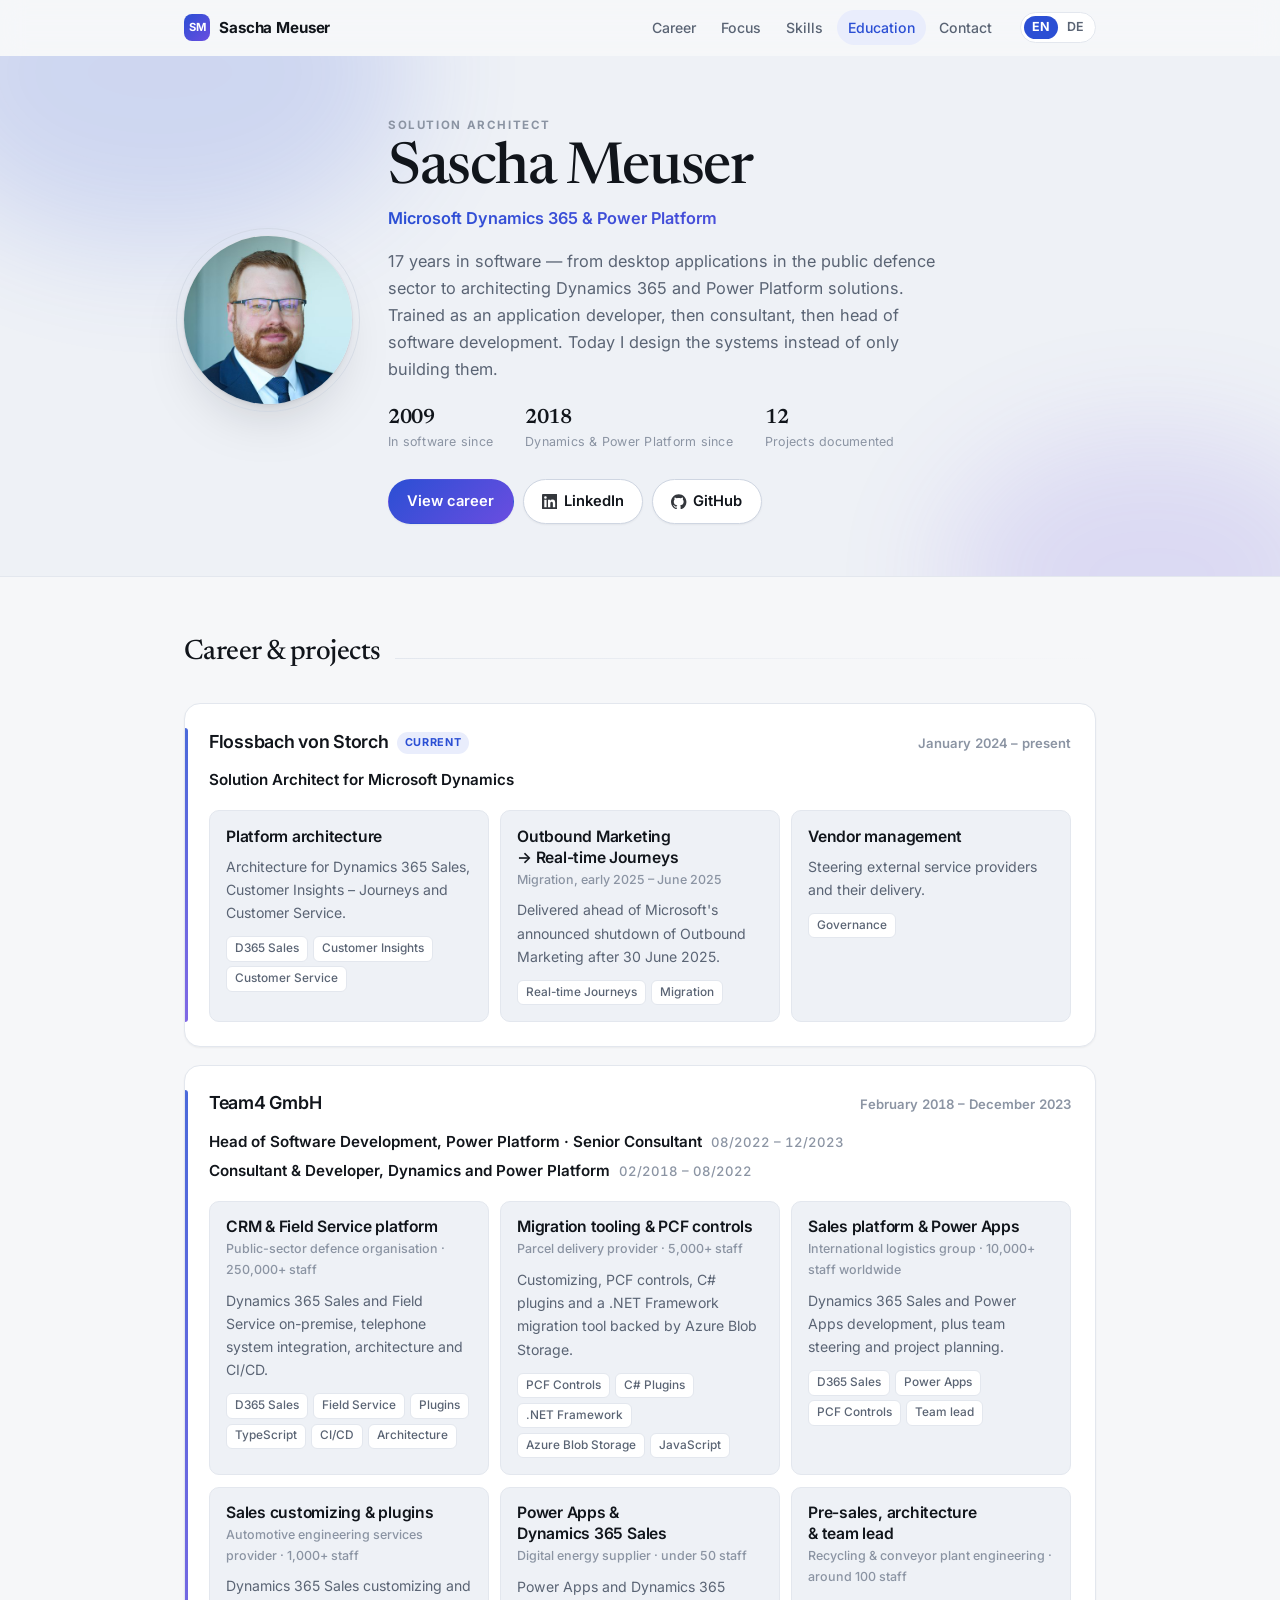
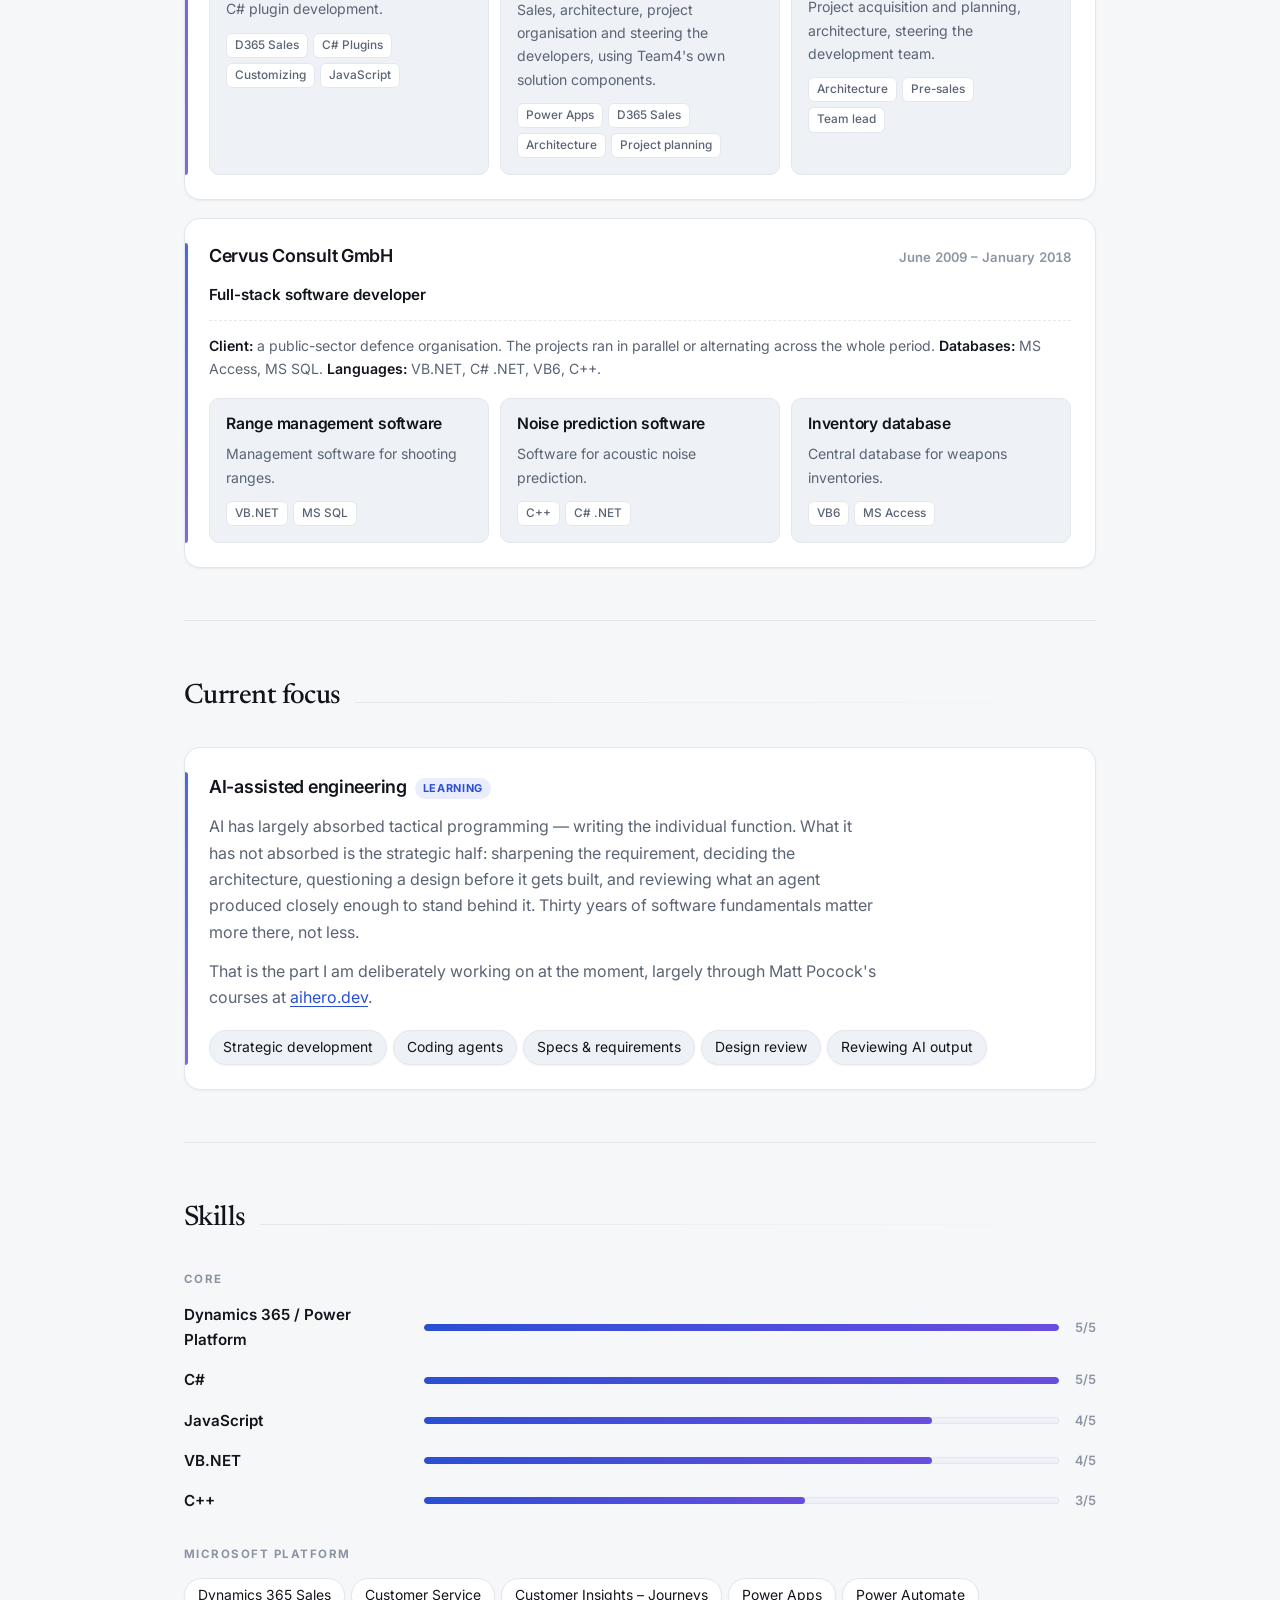
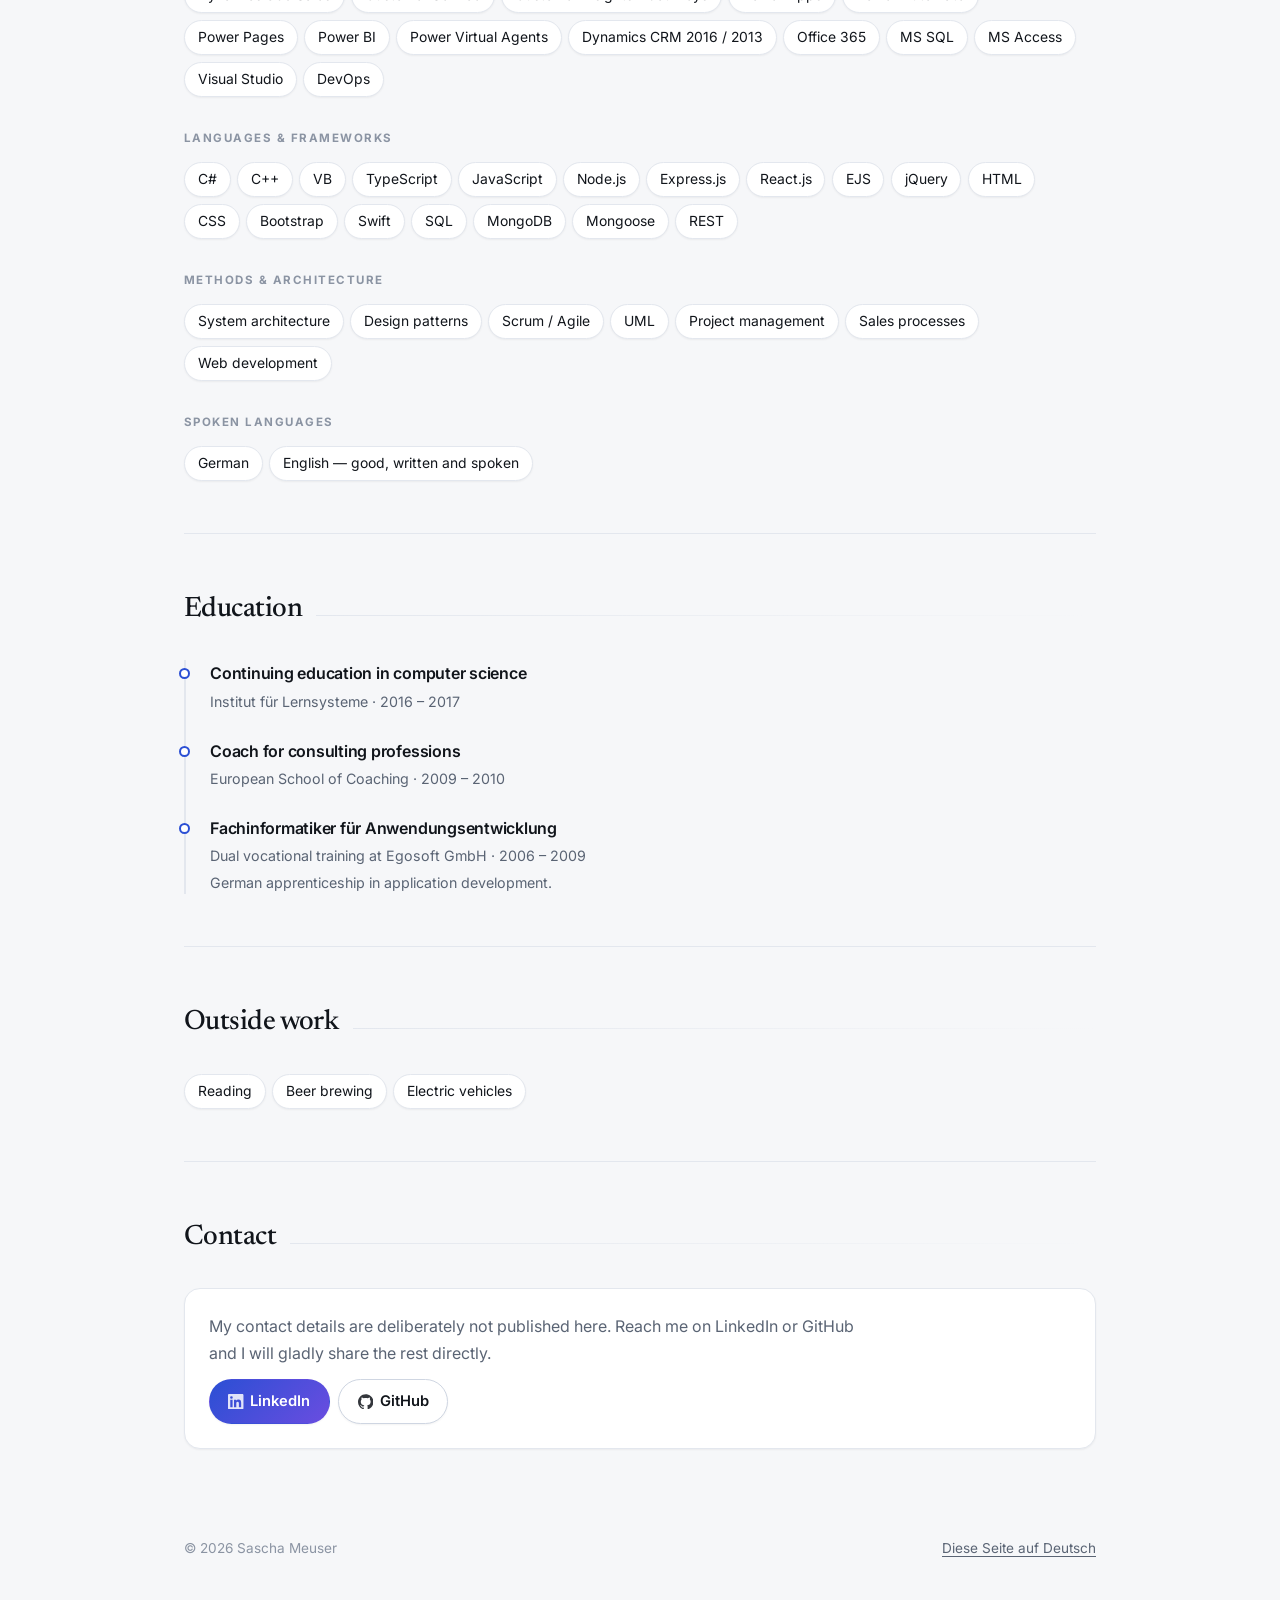
<file: index.html>
<!DOCTYPE html>
<html lang="en" dir="ltr">

<head>
  <meta charset="utf-8">
  <meta name="viewport" content="width=device-width, initial-scale=1">
  <title>Sascha Meuser — Solution Architect, Dynamics 365 &amp; Power Platform</title>
  <meta name="description"
    content="Sascha Meuser — Solution Architect for Microsoft Dynamics 365 and the Power Platform. Career, projects, skills and education.">
  <meta name="author" content="Sascha Meuser">
  <meta name="theme-color" content="#f6f7f9" media="(prefers-color-scheme: light)">
  <meta name="theme-color" content="#0c0f14" media="(prefers-color-scheme: dark)">

  <link rel="canonical" href="https://miedon.github.io/CV/">
  <link rel="alternate" hreflang="en" href="https://miedon.github.io/CV/">
  <link rel="alternate" hreflang="de" href="https://miedon.github.io/CV/de.html">
  <link rel="alternate" hreflang="x-default" href="https://miedon.github.io/CV/">

  <meta property="og:type" content="profile">
  <meta property="og:locale" content="en">
  <meta property="og:title" content="Sascha Meuser — Solution Architect, Dynamics 365 &amp; Power Platform">
  <meta property="og:description"
    content="17 years in software — from desktop applications in the public defence sector to architecting Dynamics 365 solutions.">
  <meta property="og:image" content="https://miedon.github.io/CV/images/portrait-800.jpg">
  <meta name="twitter:card" content="summary">

  <link rel="icon" href="data:image/svg+xml,<svg xmlns='http://www.w3.org/2000/svg' viewBox='0 0 100 100'><rect width='100' height='100' rx='22' fill='%232b4fd4'/><text x='50' y='71' font-size='54' font-family='sans-serif' font-weight='bold' fill='white' text-anchor='middle'>SM</text></svg>">

  <link rel="preconnect" href="https://fonts.googleapis.com">
  <link rel="preconnect" href="https://fonts.gstatic.com" crossorigin>
  <link rel="stylesheet"
    href="https://fonts.googleapis.com/css2?family=Inter:wght@400;500;600;700&family=Newsreader:opsz,wght@6..72,500;6..72,600&display=swap">
  <link rel="stylesheet" href="styles.css">
</head>

<body>
  <a class="skip" href="#main">Skip to content</a>

  <div class="topbar">
    <div class="wrap bar">
      <a class="brand" href="#top">
        <span class="monogram" aria-hidden="true">SM</span>
        Sascha Meuser
      </a>
      <nav aria-label="Sections">
        <a href="#career">Career</a>
        <a href="#focus">Focus</a>
        <a href="#skills">Skills</a>
        <a href="#education">Education</a>
        <a href="#contact">Contact</a>
      </nav>
      <div class="lang">
        <strong aria-current="page">EN</strong>
        <a href="de.html" lang="de" hreflang="de">DE</a>
      </div>
    </div>
  </div>

  <header class="hero" id="top">
    <div class="wrap hero-inner">
      <div class="portrait">
        <img src="images/portrait-400.jpg"
          srcset="images/portrait-400.jpg 400w, images/portrait-800.jpg 800w"
          sizes="(max-width: 42rem) 120px, 168px"
          alt="Portrait of Sascha Meuser" width="168" height="168" fetchpriority="high">
      </div>
      <div>
        <p class="eyebrow">Solution Architect</p>
        <h1>Sascha Meuser</h1>
        <p class="tagline">Microsoft Dynamics 365 &amp; Power Platform</p>
        <p class="lede">
          17 years in software &mdash; from desktop applications in the public
          defence sector to architecting Dynamics 365 and Power Platform
          solutions.
          Trained as an application developer, then consultant, then head of
          software development. Today I design the systems instead of only
          building them.
        </p>
        <ul class="facts">
          <li><b>2009</b><span>In software since</span></li>
          <li><b>2018</b><span>Dynamics &amp; Power Platform since</span></li>
          <li><b>12</b><span>Projects documented</span></li>
        </ul>
        <nav class="actions" aria-label="Primary">
          <a class="btn btn-primary" href="#career">View career</a>
          <a class="btn" href="https://www.linkedin.com/in/sascha-meuser-61380b10/" rel="me noopener"><svg viewBox="0 0 24 24" aria-hidden="true" focusable="false"><path fill="currentColor" d="M20.447 20.452h-3.554v-5.569c0-1.328-.027-3.037-1.852-3.037-1.853 0-2.136 1.445-2.136 2.939v5.667H9.351V9h3.414v1.561h.046c.477-.9 1.637-1.85 3.37-1.85 3.601 0 4.267 2.37 4.267 5.455v6.286zM5.337 7.433a2.062 2.062 0 01-2.063-2.065 2.064 2.064 0 112.063 2.065zm1.782 13.019H3.555V9h3.564v11.452zM22.225 0H1.771C.792 0 0 .774 0 1.729v20.542C0 23.227.792 24 1.771 24h20.451C23.2 24 24 23.227 24 22.271V1.729C24 .774 23.2 0 22.225 0z"/></svg>LinkedIn</a>
          <a class="btn" href="https://github.com/Miedon" rel="me noopener"><svg viewBox="0 0 24 24" aria-hidden="true" focusable="false"><path fill="currentColor" d="M12 .297c-6.63 0-12 5.373-12 12 0 5.303 3.438 9.8 8.205 11.385.6.113.82-.258.82-.577 0-.285-.01-1.04-.015-2.04-3.338.724-4.042-1.61-4.042-1.61C4.422 18.07 3.633 17.7 3.633 17.7c-1.087-.744.084-.729.084-.729 1.205.084 1.838 1.236 1.838 1.236 1.07 1.835 2.809 1.305 3.495.998.108-.776.417-1.305.76-1.605-2.665-.3-5.466-1.332-5.466-5.93 0-1.31.465-2.38 1.235-3.22-.135-.303-.54-1.523.105-3.176 0 0 1.005-.322 3.3 1.23.96-.267 1.98-.399 3-.405 1.02.006 2.04.138 3 .405 2.28-1.552 3.285-1.23 3.285-1.23.645 1.653.24 2.873.12 3.176.765.84 1.23 1.91 1.23 3.22 0 4.61-2.805 5.625-5.475 5.92.42.36.81 1.096.81 2.22 0 1.606-.015 2.896-.015 3.286 0 .315.21.69.825.57C20.565 22.092 24 17.592 24 12.297c0-6.627-5.373-12-12-12"/></svg>GitHub</a>
        </nav>
      </div>
    </div>
  </header>

  <main id="main" class="wrap">

    <section id="career" class="reveal" aria-labelledby="career-h">
      <div class="sec-head">
        <h2 id="career-h">Career &amp; projects</h2>
      </div>

      <ol class="timeline">

        <li class="job">
          <div class="job-head">
            <h3>Flossbach von Storch<span class="badge">Current</span></h3>
            <span class="period">January 2024 &ndash; present</span>
          </div>
          <ul class="roles">
            <li><span class="role">Solution Architect for Microsoft Dynamics</span></li>
          </ul>
          <ul class="projects">
            <li>
              <h4>Platform architecture</h4>
              <p>
                Architecture for Dynamics 365 Sales, Customer Insights &ndash;
                Journeys and Customer Service.
              </p>
              <ul class="chips">
                <li>D365 Sales</li>
                <li>Customer Insights</li>
                <li>Customer Service</li>
              </ul>
            </li>
            <li>
              <h4>Outbound Marketing &rarr; Real-time Journeys</h4>
              <span class="client">Migration, early 2025 &ndash; June 2025</span>
              <p>
                Delivered ahead of Microsoft's announced shutdown of Outbound
                Marketing after 30 June 2025.
              </p>
              <ul class="chips">
                <li>Real-time Journeys</li>
                <li>Migration</li>
              </ul>
            </li>
            <li>
              <h4>Vendor management</h4>
              <p>Steering external service providers and their delivery.</p>
              <ul class="chips">
                <li>Governance</li>
              </ul>
            </li>
          </ul>
        </li>

        <li class="job">
          <div class="job-head">
            <h3>Team4 GmbH</h3>
            <span class="period">February 2018 &ndash; December 2023</span>
          </div>
          <ul class="roles">
            <li>
              <span class="role">Head of Software Development, Power Platform &middot; Senior Consultant</span>
              <span class="period">08/2022 &ndash; 12/2023</span>
            </li>
            <li>
              <span class="role">Consultant &amp; Developer, Dynamics and Power Platform</span>
              <span class="period">02/2018 &ndash; 08/2022</span>
            </li>
          </ul>
          <ul class="projects">
            <li>
              <h4>CRM &amp; Field Service platform</h4>
              <span class="client">Public-sector defence organisation &middot; 250,000+ staff</span>
              <p>
                Dynamics 365 Sales and Field Service on-premise, telephone system
                integration, architecture and CI/CD.
              </p>
              <ul class="chips">
                <li>D365 Sales</li>
                <li>Field Service</li>
                <li>Plugins</li>
                <li>TypeScript</li>
                <li>CI/CD</li>
                <li>Architecture</li>
              </ul>
            </li>
            <li>
              <h4>Migration tooling &amp; PCF controls</h4>
              <span class="client">Parcel delivery provider &middot; 5,000+ staff</span>
              <p>
                Customizing, PCF controls, C# plugins and a .NET Framework
                migration tool backed by Azure Blob Storage.
              </p>
              <ul class="chips">
                <li>PCF Controls</li>
                <li>C# Plugins</li>
                <li>.NET Framework</li>
                <li>Azure Blob Storage</li>
                <li>JavaScript</li>
              </ul>
            </li>
            <li>
              <h4>Sales platform &amp; Power Apps</h4>
              <span class="client">International logistics group &middot; 10,000+ staff worldwide</span>
              <p>
                Dynamics 365 Sales and Power Apps development, plus team steering
                and project planning.
              </p>
              <ul class="chips">
                <li>D365 Sales</li>
                <li>Power Apps</li>
                <li>PCF Controls</li>
                <li>Team lead</li>
              </ul>
            </li>
            <li>
              <h4>Sales customizing &amp; plugins</h4>
              <span class="client">Automotive engineering services provider &middot; 1,000+ staff</span>
              <p>Dynamics 365 Sales customizing and C# plugin development.</p>
              <ul class="chips">
                <li>D365 Sales</li>
                <li>C# Plugins</li>
                <li>Customizing</li>
                <li>JavaScript</li>
              </ul>
            </li>
            <li>
              <h4>Power Apps &amp; Dynamics 365 Sales</h4>
              <span class="client">Digital energy supplier &middot; under 50 staff</span>
              <p>
                Power Apps and Dynamics 365 Sales, architecture, project
                organisation and steering the developers, using Team4's own
                solution components.
              </p>
              <ul class="chips">
                <li>Power Apps</li>
                <li>D365 Sales</li>
                <li>Architecture</li>
                <li>Project planning</li>
              </ul>
            </li>
            <li>
              <h4>Pre-sales, architecture &amp; team lead</h4>
              <span class="client">Recycling &amp; conveyor plant engineering &middot; around 100 staff</span>
              <p>
                Project acquisition and planning, architecture, steering the
                development team.
              </p>
              <ul class="chips">
                <li>Architecture</li>
                <li>Pre-sales</li>
                <li>Team lead</li>
              </ul>
            </li>
          </ul>
        </li>

        <li class="job">
          <div class="job-head">
            <h3>Cervus Consult GmbH</h3>
            <span class="period">June 2009 &ndash; January 2018</span>
          </div>
          <ul class="roles">
            <li><span class="role">Full-stack software developer</span></li>
          </ul>
          <p class="context">
            <b>Client:</b> a public-sector defence organisation. The projects
            ran in parallel or alternating across the whole period.
            <b>Databases:</b> MS Access, MS SQL. <b>Languages:</b> VB.NET,
            C# .NET, VB6, C++.
          </p>
          <ul class="projects">
            <li>
              <h4>Range management software</h4>
              <p>Management software for shooting ranges.</p>
              <ul class="chips">
                <li>VB.NET</li>
                <li>MS SQL</li>
              </ul>
            </li>
            <li>
              <h4>Noise prediction software</h4>
              <p>Software for acoustic noise prediction.</p>
              <ul class="chips">
                <li>C++</li>
                <li>C# .NET</li>
              </ul>
            </li>
            <li>
              <h4>Inventory database</h4>
              <p>Central database for weapons inventories.</p>
              <ul class="chips">
                <li>VB6</li>
                <li>MS Access</li>
              </ul>
            </li>
          </ul>
        </li>

      </ol>
    </section>

    <section id="focus" class="reveal" aria-labelledby="focus-h">
      <div class="sec-head">
        <h2 id="focus-h">Current focus</h2>
      </div>
      <div class="card-note card-accent">
        <h3>AI-assisted engineering<span class="badge">Learning</span></h3>
        <p>
          AI has largely absorbed tactical programming &mdash; writing the
          individual function. What it has not absorbed is the strategic half:
          sharpening the requirement, deciding the architecture, questioning a
          design before it gets built, and reviewing what an agent produced
          closely enough to stand behind it. Thirty years of software
          fundamentals matter more there, not less.
        </p>
        <p>
          That is the part I am deliberately working on at the moment, largely
          through Matt Pocock's courses at
          <a href="https://www.aihero.dev/" rel="noopener">aihero.dev</a>.
        </p>
        <ul class="tags">
          <li>Strategic development</li>
          <li>Coding agents</li>
          <li>Specs &amp; requirements</li>
          <li>Design review</li>
          <li>Reviewing AI output</li>
        </ul>
      </div>
    </section>

    <section id="skills" class="reveal" aria-labelledby="skills-h">
      <div class="sec-head">
        <h2 id="skills-h">Skills</h2>
      </div>

      <h3 class="sub">Core</h3>
      <ul class="skills">
        <li>
          <span class="skill-name">Dynamics 365 / Power Platform</span>
          <span class="meter" role="img" aria-label="5 out of 5"><i style="--lvl:100%"></i></span>
          <span class="skill-lvl">5/5</span>
        </li>
        <li>
          <span class="skill-name">C#</span>
          <span class="meter" role="img" aria-label="5 out of 5"><i style="--lvl:100%"></i></span>
          <span class="skill-lvl">5/5</span>
        </li>
        <li>
          <span class="skill-name">JavaScript</span>
          <span class="meter" role="img" aria-label="4 out of 5"><i style="--lvl:80%"></i></span>
          <span class="skill-lvl">4/5</span>
        </li>
        <li>
          <span class="skill-name">VB.NET</span>
          <span class="meter" role="img" aria-label="4 out of 5"><i style="--lvl:80%"></i></span>
          <span class="skill-lvl">4/5</span>
        </li>
        <li>
          <span class="skill-name">C++</span>
          <span class="meter" role="img" aria-label="3 out of 5"><i style="--lvl:60%"></i></span>
          <span class="skill-lvl">3/5</span>
        </li>
      </ul>

      <h3 class="sub">Microsoft platform</h3>
      <ul class="tags">
        <li>Dynamics 365 Sales</li>
        <li>Customer Service</li>
        <li>Customer Insights &ndash; Journeys</li>
        <li>Power Apps</li>
        <li>Power Automate</li>
        <li>Power Pages</li>
        <li>Power BI</li>
        <li>Power Virtual Agents</li>
        <li>Dynamics CRM 2016 / 2013</li>
        <li>Office 365</li>
        <li>MS SQL</li>
        <li>MS Access</li>
        <li>Visual Studio</li>
        <li>DevOps</li>
      </ul>

      <h3 class="sub">Languages &amp; frameworks</h3>
      <ul class="tags">
        <li>C#</li>
        <li>C++</li>
        <li>VB</li>
        <li>TypeScript</li>
        <li>JavaScript</li>
        <li>Node.js</li>
        <li>Express.js</li>
        <li>React.js</li>
        <li>EJS</li>
        <li>jQuery</li>
        <li>HTML</li>
        <li>CSS</li>
        <li>Bootstrap</li>
        <li>Swift</li>
        <li>SQL</li>
        <li>MongoDB</li>
        <li>Mongoose</li>
        <li>REST</li>
      </ul>

      <h3 class="sub">Methods &amp; architecture</h3>
      <ul class="tags">
        <li>System architecture</li>
        <li>Design patterns</li>
        <li>Scrum / Agile</li>
        <li>UML</li>
        <li>Project management</li>
        <li>Sales processes</li>
        <li>Web development</li>
      </ul>

      <h3 class="sub">Spoken languages</h3>
      <ul class="tags">
        <li>German</li>
        <li>English &mdash; good, written and spoken</li>
      </ul>
    </section>

    <section id="education" class="reveal" aria-labelledby="education-h">
      <div class="sec-head">
        <h2 id="education-h">Education</h2>
      </div>
      <ol class="edu">
        <li>
          <h3>Continuing education in computer science</h3>
          <p>Institut f&uuml;r Lernsysteme &middot; 2016 &ndash; 2017</p>
        </li>
        <li>
          <h3>Coach for consulting professions</h3>
          <p>European School of Coaching &middot; 2009 &ndash; 2010</p>
        </li>
        <li>
          <h3>Fachinformatiker f&uuml;r Anwendungsentwicklung</h3>
          <p>Dual vocational training at Egosoft GmbH &middot; 2006 &ndash; 2009</p>
          <p>German apprenticeship in application development.</p>
        </li>
      </ol>
    </section>

    <section id="interests" class="reveal" aria-labelledby="interests-h">
      <div class="sec-head">
        <h2 id="interests-h">Outside work</h2>
      </div>
      <ul class="tags">
        <li>Reading</li>
        <li>Beer brewing</li>
        <li>Electric vehicles</li>
      </ul>
    </section>

    <section id="contact" class="reveal" aria-labelledby="contact-h">
      <div class="sec-head">
        <h2 id="contact-h">Contact</h2>
      </div>
      <div class="card-note">
        <p>
          My contact details are deliberately not published here. Reach me on
          LinkedIn or GitHub and I will gladly share the rest directly.
        </p>
        <p class="actions">
          <a class="btn btn-primary" href="https://www.linkedin.com/in/sascha-meuser-61380b10/" rel="me noopener"><svg viewBox="0 0 24 24" aria-hidden="true" focusable="false"><path fill="currentColor" d="M20.447 20.452h-3.554v-5.569c0-1.328-.027-3.037-1.852-3.037-1.853 0-2.136 1.445-2.136 2.939v5.667H9.351V9h3.414v1.561h.046c.477-.9 1.637-1.85 3.37-1.85 3.601 0 4.267 2.37 4.267 5.455v6.286zM5.337 7.433a2.062 2.062 0 01-2.063-2.065 2.064 2.064 0 112.063 2.065zm1.782 13.019H3.555V9h3.564v11.452zM22.225 0H1.771C.792 0 0 .774 0 1.729v20.542C0 23.227.792 24 1.771 24h20.451C23.2 24 24 23.227 24 22.271V1.729C24 .774 23.2 0 22.225 0z"/></svg>LinkedIn</a>
          <a class="btn" href="https://github.com/Miedon" rel="me noopener"><svg viewBox="0 0 24 24" aria-hidden="true" focusable="false"><path fill="currentColor" d="M12 .297c-6.63 0-12 5.373-12 12 0 5.303 3.438 9.8 8.205 11.385.6.113.82-.258.82-.577 0-.285-.01-1.04-.015-2.04-3.338.724-4.042-1.61-4.042-1.61C4.422 18.07 3.633 17.7 3.633 17.7c-1.087-.744.084-.729.084-.729 1.205.084 1.838 1.236 1.838 1.236 1.07 1.835 2.809 1.305 3.495.998.108-.776.417-1.305.76-1.605-2.665-.3-5.466-1.332-5.466-5.93 0-1.31.465-2.38 1.235-3.22-.135-.303-.54-1.523.105-3.176 0 0 1.005-.322 3.3 1.23.96-.267 1.98-.399 3-.405 1.02.006 2.04.138 3 .405 2.28-1.552 3.285-1.23 3.285-1.23.645 1.653.24 2.873.12 3.176.765.84 1.23 1.91 1.23 3.22 0 4.61-2.805 5.625-5.475 5.92.42.36.81 1.096.81 2.22 0 1.606-.015 2.896-.015 3.286 0 .315.21.69.825.57C20.565 22.092 24 17.592 24 12.297c0-6.627-5.373-12-12-12"/></svg>GitHub</a>
        </p>
      </div>
    </section>

  </main>

  <footer class="wrap">
    <p>&copy; <span id="year">2026</span> Sascha Meuser</p>
    <p><a href="de.html" lang="de" hreflang="de">Diese Seite auf Deutsch</a></p>
  </footer>

  <script src="app.js" defer></script>
</body>

</html>
</file>
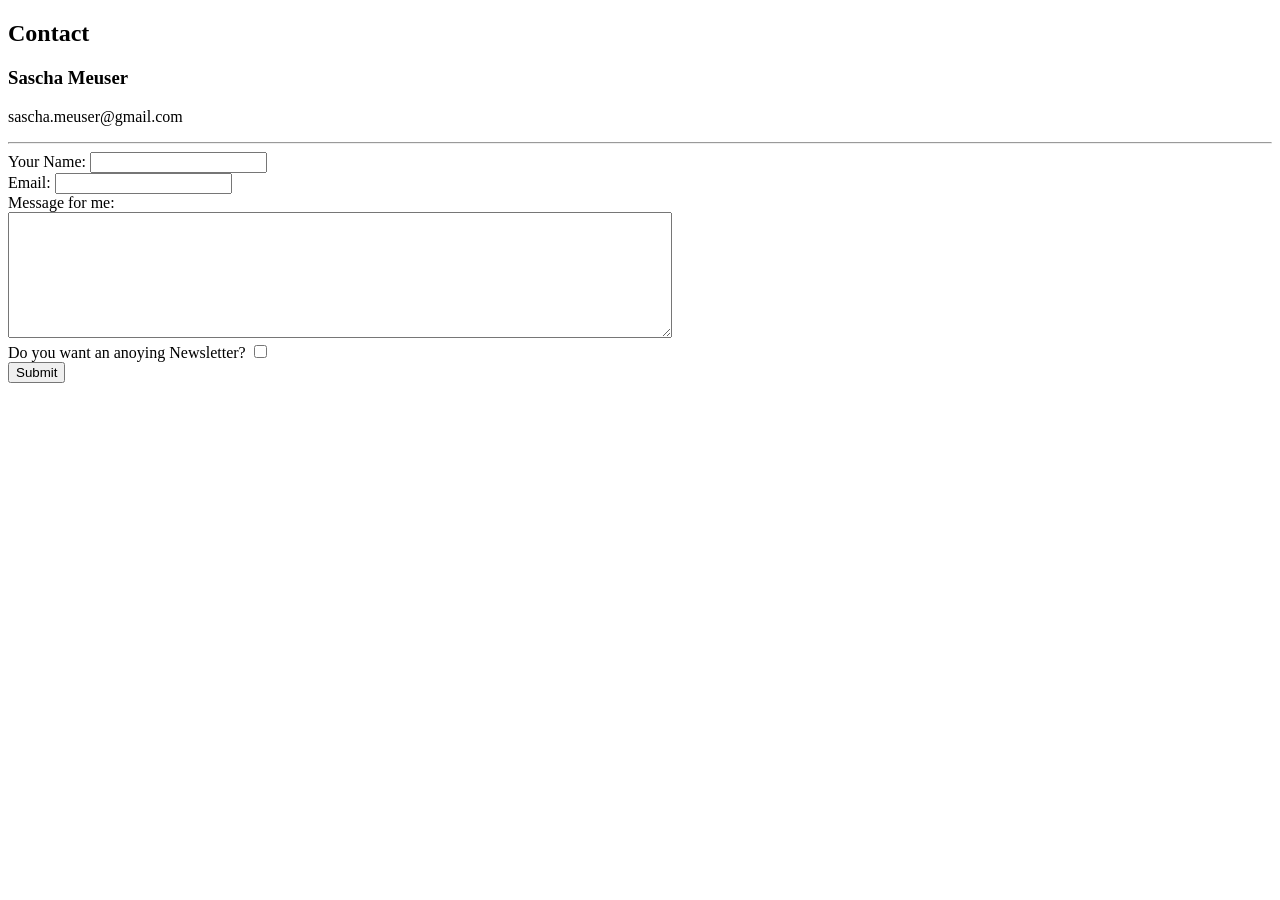
<file: contact.html>
<!DOCTYPE html>
<html lang="en" dir="ltr">

<head>
  <meta charset="utf-8">
  <title></title>
</head>

<body>
  <h2>Contact</h2>
  <h3>Sascha Meuser</h3>
  <p>sascha.meuser@gmail.com</p>
  <hr>

  <form action="mailto:sascha.meuser@gmail.com" method="post" enctype="text/plain">
    <label>Your Name:</label>
    <input type="text" name="yourName" value=""><br>
    <label for="">Email:</label>
    <input type="email" name="yourEmail" value=""><br>
    <label for="">Message for me:</label><br>
    <textarea name="yourMessage" rows="8" cols="80"></textarea><br>
    <label for="">Do you want an anoying Newsletter?</label>
    <input type="checkbox" name="" value=""><br>
    <input type="submit" name="">
  </form>
</body>

</html>
</file>
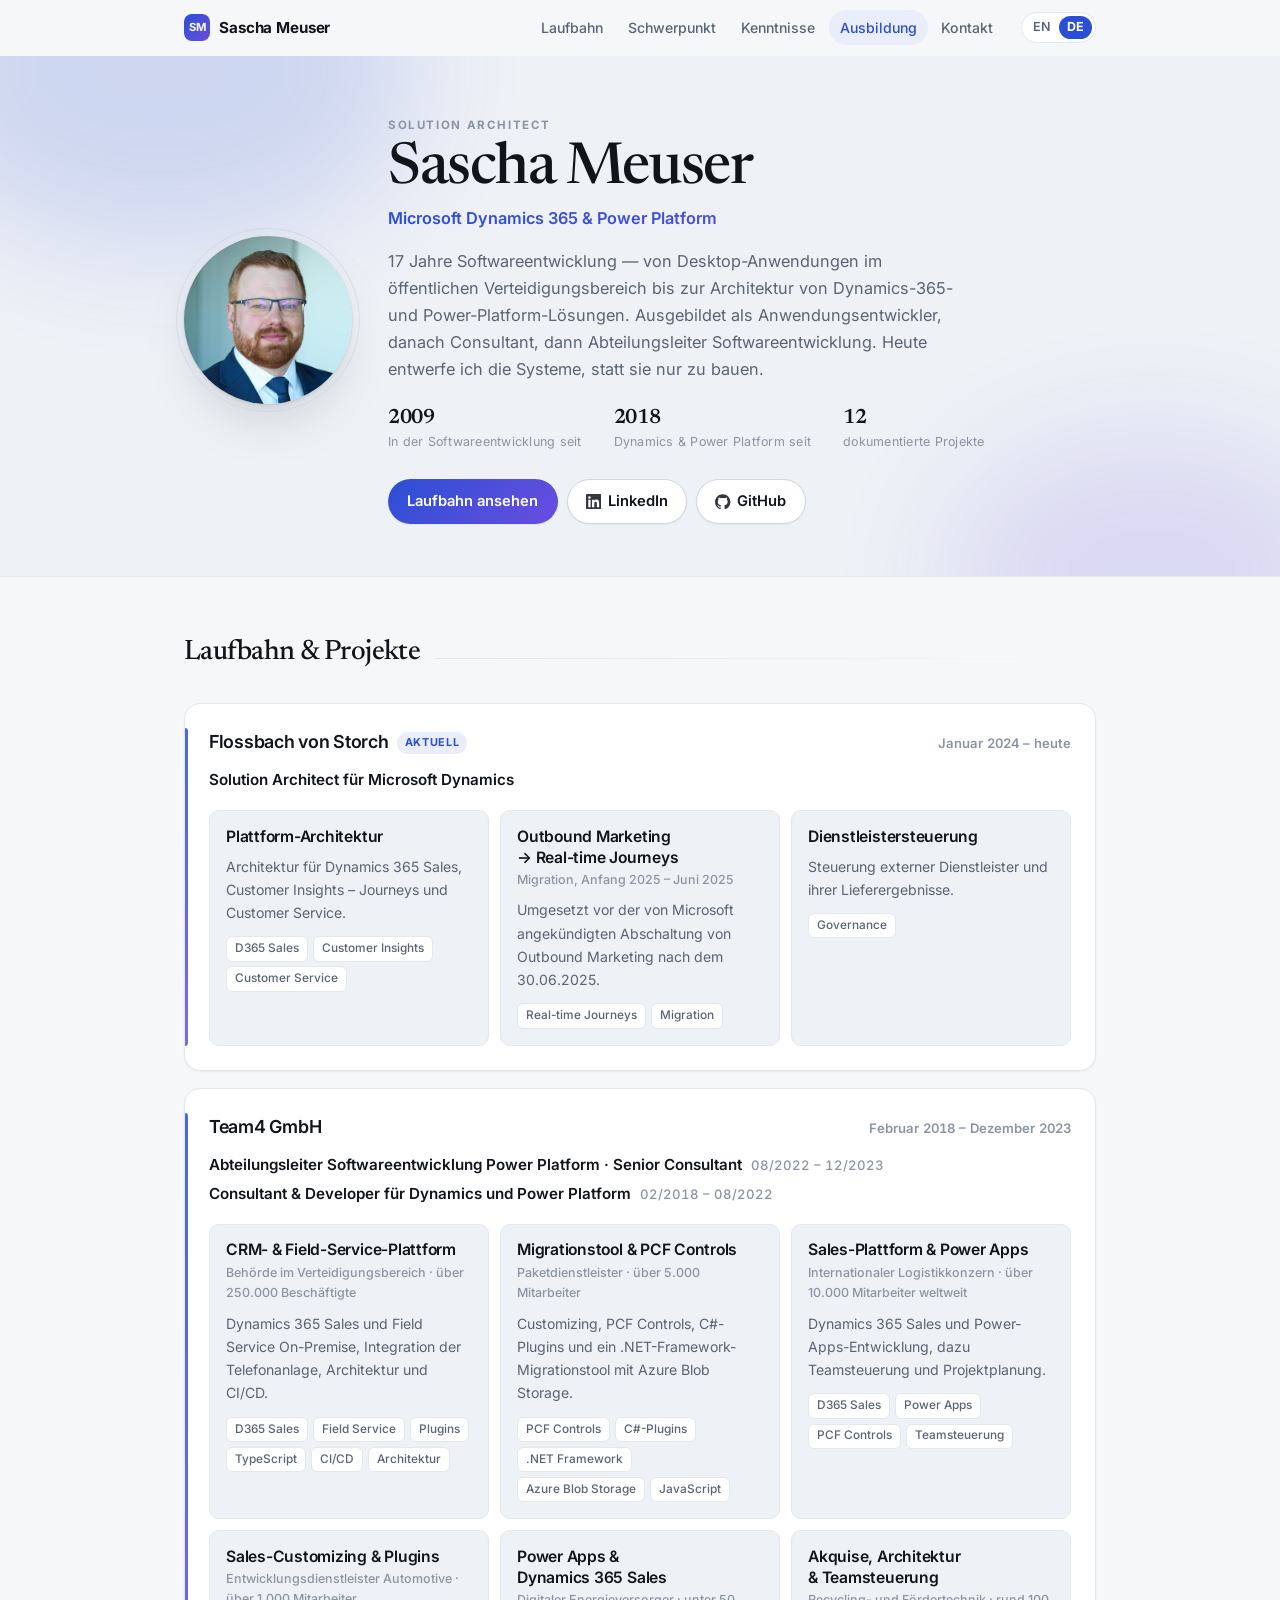
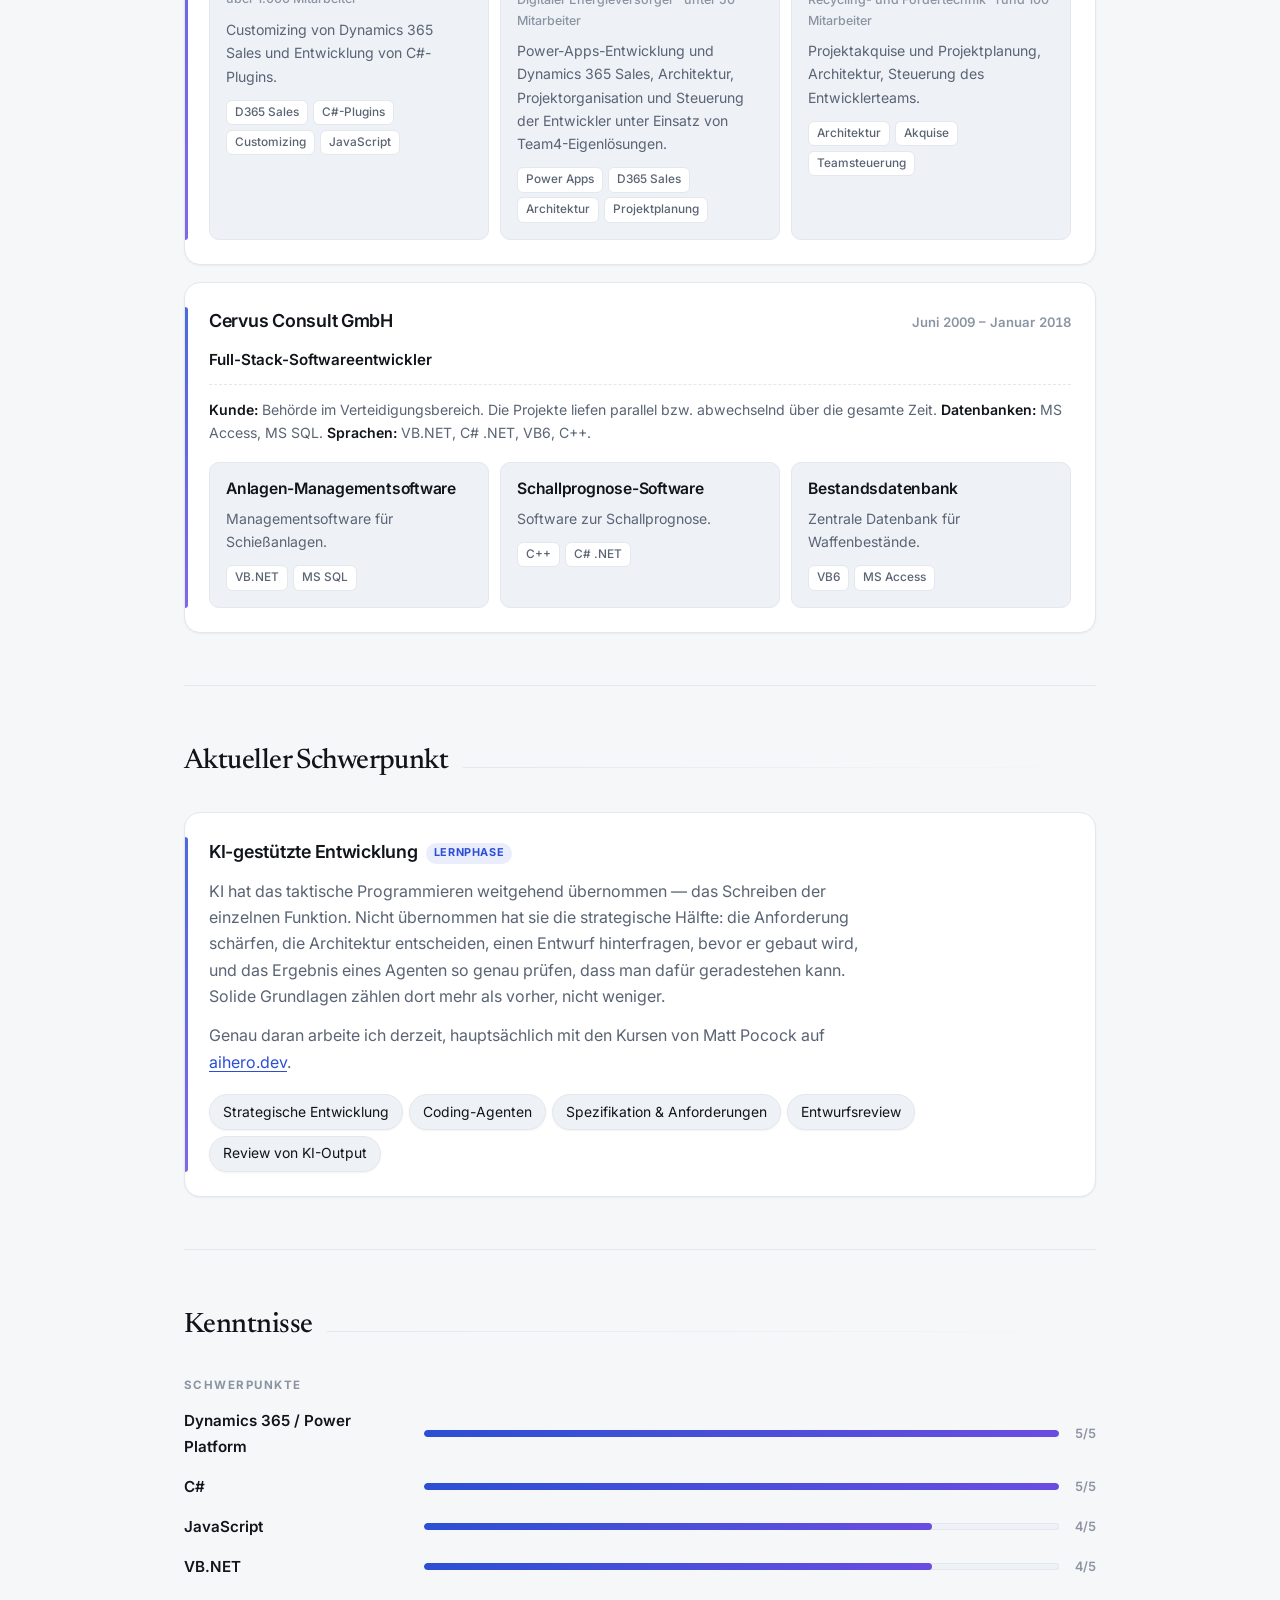
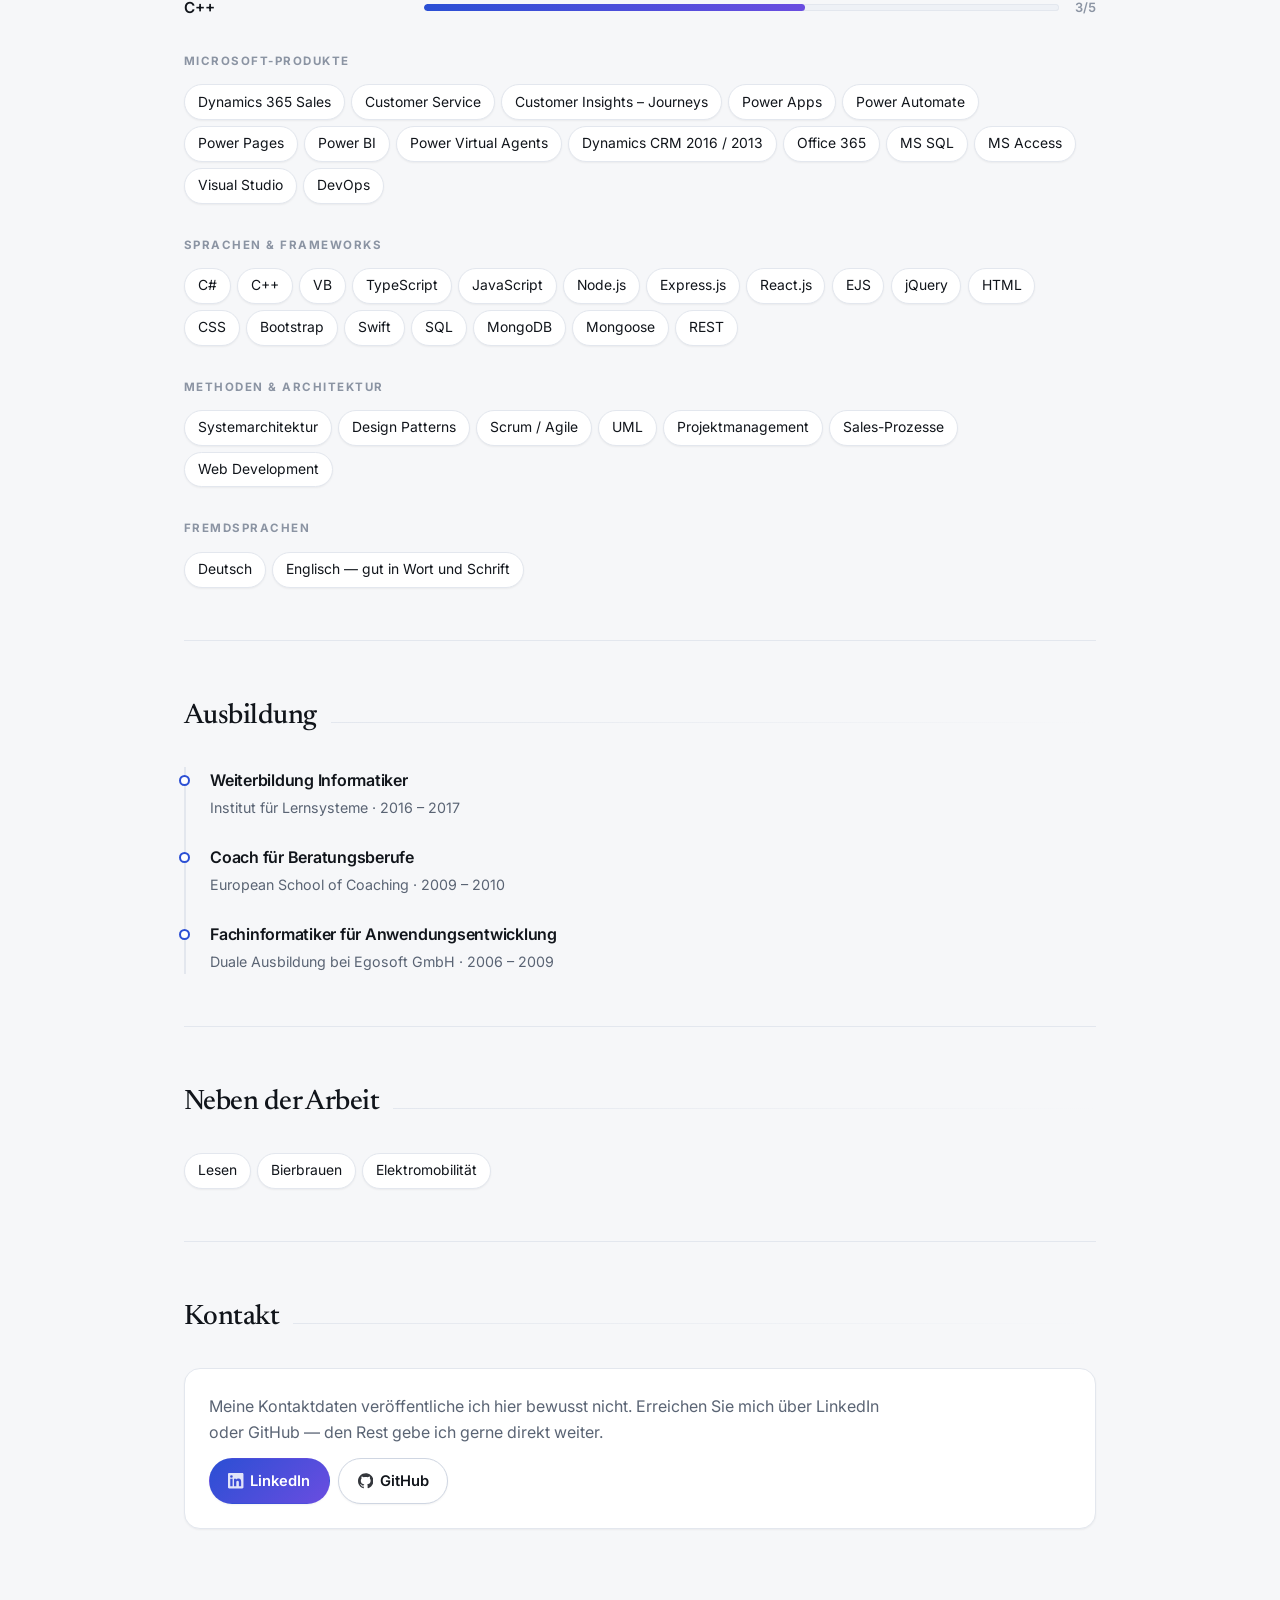
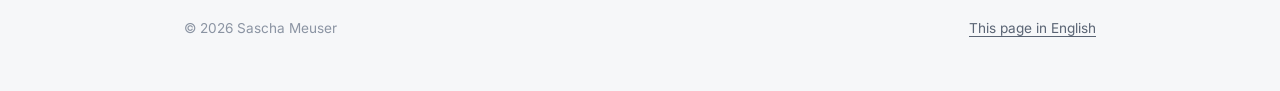
<file: de.html>
<!DOCTYPE html>
<html lang="de" dir="ltr">

<head>
  <meta charset="utf-8">
  <meta name="viewport" content="width=device-width, initial-scale=1">
  <title>Sascha Meuser — Solution Architect, Dynamics 365 &amp; Power Platform</title>
  <meta name="description"
    content="Sascha Meuser — Solution Architect für Microsoft Dynamics 365 und die Power Platform. Berufliche Laufbahn, Projekte, Kenntnisse und Ausbildung.">
  <meta name="author" content="Sascha Meuser">
  <meta name="theme-color" content="#f6f7f9" media="(prefers-color-scheme: light)">
  <meta name="theme-color" content="#0c0f14" media="(prefers-color-scheme: dark)">

  <link rel="canonical" href="https://miedon.github.io/CV/de.html">
  <link rel="alternate" hreflang="de" href="https://miedon.github.io/CV/de.html">
  <link rel="alternate" hreflang="en" href="https://miedon.github.io/CV/">
  <link rel="alternate" hreflang="x-default" href="https://miedon.github.io/CV/">

  <meta property="og:type" content="profile">
  <meta property="og:locale" content="de_DE">
  <meta property="og:title" content="Sascha Meuser — Solution Architect, Dynamics 365 &amp; Power Platform">
  <meta property="og:description"
    content="17 Jahre Softwareentwicklung — von Desktop-Anwendungen im öffentlichen Verteidigungsbereich bis zur Architektur von Dynamics-365-Lösungen.">
  <meta property="og:image" content="https://miedon.github.io/CV/images/portrait-800.jpg">
  <meta name="twitter:card" content="summary">

  <link rel="icon" href="data:image/svg+xml,<svg xmlns='http://www.w3.org/2000/svg' viewBox='0 0 100 100'><rect width='100' height='100' rx='22' fill='%232b4fd4'/><text x='50' y='71' font-size='54' font-family='sans-serif' font-weight='bold' fill='white' text-anchor='middle'>SM</text></svg>">

  <link rel="preconnect" href="https://fonts.googleapis.com">
  <link rel="preconnect" href="https://fonts.gstatic.com" crossorigin>
  <link rel="stylesheet"
    href="https://fonts.googleapis.com/css2?family=Inter:wght@400;500;600;700&family=Newsreader:opsz,wght@6..72,500;6..72,600&display=swap">
  <link rel="stylesheet" href="styles.css">
</head>

<body>
  <a class="skip" href="#main">Zum Inhalt springen</a>

  <div class="topbar">
    <div class="wrap bar">
      <a class="brand" href="#top">
        <span class="monogram" aria-hidden="true">SM</span>
        Sascha Meuser
      </a>
      <nav aria-label="Abschnitte">
        <a href="#career">Laufbahn</a>
        <a href="#focus">Schwerpunkt</a>
        <a href="#skills">Kenntnisse</a>
        <a href="#education">Ausbildung</a>
        <a href="#contact">Kontakt</a>
      </nav>
      <div class="lang">
        <a href="index.html" lang="en" hreflang="en">EN</a>
        <strong aria-current="page">DE</strong>
      </div>
    </div>
  </div>

  <header class="hero" id="top">
    <div class="wrap hero-inner">
      <div class="portrait">
        <img src="images/portrait-400.jpg"
          srcset="images/portrait-400.jpg 400w, images/portrait-800.jpg 800w"
          sizes="(max-width: 42rem) 120px, 168px"
          alt="Portr&auml;t von Sascha Meuser" width="168" height="168" fetchpriority="high">
      </div>
      <div>
        <p class="eyebrow">Solution Architect</p>
        <h1>Sascha Meuser</h1>
        <p class="tagline">Microsoft Dynamics 365 &amp; Power Platform</p>
        <p class="lede">
          17 Jahre Softwareentwicklung &mdash; von Desktop-Anwendungen im
          &ouml;ffentlichen Verteidigungsbereich bis zur Architektur von
          Dynamics-365- und Power-Platform-L&ouml;sungen. Ausgebildet als Anwendungsentwickler,
          danach Consultant, dann Abteilungsleiter Softwareentwicklung. Heute
          entwerfe ich die Systeme, statt sie nur zu bauen.
        </p>
        <ul class="facts">
          <li><b>2009</b><span>In der Softwareentwicklung seit</span></li>
          <li><b>2018</b><span>Dynamics &amp; Power Platform seit</span></li>
          <li><b>12</b><span>dokumentierte Projekte</span></li>
        </ul>
        <nav class="actions" aria-label="Haupt">
          <a class="btn btn-primary" href="#career">Laufbahn ansehen</a>
          <a class="btn" href="https://www.linkedin.com/in/sascha-meuser-61380b10/" rel="me noopener"><svg viewBox="0 0 24 24" aria-hidden="true" focusable="false"><path fill="currentColor" d="M20.447 20.452h-3.554v-5.569c0-1.328-.027-3.037-1.852-3.037-1.853 0-2.136 1.445-2.136 2.939v5.667H9.351V9h3.414v1.561h.046c.477-.9 1.637-1.85 3.37-1.85 3.601 0 4.267 2.37 4.267 5.455v6.286zM5.337 7.433a2.062 2.062 0 01-2.063-2.065 2.064 2.064 0 112.063 2.065zm1.782 13.019H3.555V9h3.564v11.452zM22.225 0H1.771C.792 0 0 .774 0 1.729v20.542C0 23.227.792 24 1.771 24h20.451C23.2 24 24 23.227 24 22.271V1.729C24 .774 23.2 0 22.225 0z"/></svg>LinkedIn</a>
          <a class="btn" href="https://github.com/Miedon" rel="me noopener"><svg viewBox="0 0 24 24" aria-hidden="true" focusable="false"><path fill="currentColor" d="M12 .297c-6.63 0-12 5.373-12 12 0 5.303 3.438 9.8 8.205 11.385.6.113.82-.258.82-.577 0-.285-.01-1.04-.015-2.04-3.338.724-4.042-1.61-4.042-1.61C4.422 18.07 3.633 17.7 3.633 17.7c-1.087-.744.084-.729.084-.729 1.205.084 1.838 1.236 1.838 1.236 1.07 1.835 2.809 1.305 3.495.998.108-.776.417-1.305.76-1.605-2.665-.3-5.466-1.332-5.466-5.93 0-1.31.465-2.38 1.235-3.22-.135-.303-.54-1.523.105-3.176 0 0 1.005-.322 3.3 1.23.96-.267 1.98-.399 3-.405 1.02.006 2.04.138 3 .405 2.28-1.552 3.285-1.23 3.285-1.23.645 1.653.24 2.873.12 3.176.765.84 1.23 1.91 1.23 3.22 0 4.61-2.805 5.625-5.475 5.92.42.36.81 1.096.81 2.22 0 1.606-.015 2.896-.015 3.286 0 .315.21.69.825.57C20.565 22.092 24 17.592 24 12.297c0-6.627-5.373-12-12-12"/></svg>GitHub</a>
        </nav>
      </div>
    </div>
  </header>

  <main id="main" class="wrap">

    <section id="career" class="reveal" aria-labelledby="career-h">
      <div class="sec-head">
        <h2 id="career-h">Laufbahn &amp; Projekte</h2>
      </div>

      <ol class="timeline">

        <li class="job">
          <div class="job-head">
            <h3>Flossbach von Storch<span class="badge">Aktuell</span></h3>
            <span class="period">Januar 2024 &ndash; heute</span>
          </div>
          <ul class="roles">
            <li><span class="role">Solution Architect f&uuml;r Microsoft Dynamics</span></li>
          </ul>
          <ul class="projects">
            <li>
              <h4>Plattform-Architektur</h4>
              <p>
                Architektur f&uuml;r Dynamics 365 Sales, Customer Insights
                &ndash; Journeys und Customer Service.
              </p>
              <ul class="chips">
                <li>D365 Sales</li>
                <li>Customer Insights</li>
                <li>Customer Service</li>
              </ul>
            </li>
            <li>
              <h4>Outbound Marketing &rarr; Real-time Journeys</h4>
              <span class="client">Migration, Anfang 2025 &ndash; Juni 2025</span>
              <p>
                Umgesetzt vor der von Microsoft angek&uuml;ndigten Abschaltung
                von Outbound Marketing nach dem 30.06.2025.
              </p>
              <ul class="chips">
                <li>Real-time Journeys</li>
                <li>Migration</li>
              </ul>
            </li>
            <li>
              <h4>Dienstleistersteuerung</h4>
              <p>Steuerung externer Dienstleister und ihrer Lieferergebnisse.</p>
              <ul class="chips">
                <li>Governance</li>
              </ul>
            </li>
          </ul>
        </li>

        <li class="job">
          <div class="job-head">
            <h3>Team4 GmbH</h3>
            <span class="period">Februar 2018 &ndash; Dezember 2023</span>
          </div>
          <ul class="roles">
            <li>
              <span class="role">Abteilungsleiter Softwareentwicklung Power Platform &middot; Senior Consultant</span>
              <span class="period">08/2022 &ndash; 12/2023</span>
            </li>
            <li>
              <span class="role">Consultant &amp; Developer f&uuml;r Dynamics und Power Platform</span>
              <span class="period">02/2018 &ndash; 08/2022</span>
            </li>
          </ul>
          <ul class="projects">
            <li>
              <h4>CRM- &amp; Field-Service-Plattform</h4>
              <span class="client">Beh&ouml;rde im Verteidigungsbereich &middot; &uuml;ber 250.000 Besch&auml;ftigte</span>
              <p>
                Dynamics 365 Sales und Field Service On-Premise, Integration der
                Telefonanlage, Architektur und CI/CD.
              </p>
              <ul class="chips">
                <li>D365 Sales</li>
                <li>Field Service</li>
                <li>Plugins</li>
                <li>TypeScript</li>
                <li>CI/CD</li>
                <li>Architektur</li>
              </ul>
            </li>
            <li>
              <h4>Migrationstool &amp; PCF Controls</h4>
              <span class="client">Paketdienstleister &middot; &uuml;ber 5.000 Mitarbeiter</span>
              <p>
                Customizing, PCF Controls, C#-Plugins und ein
                .NET-Framework-Migrationstool mit Azure Blob Storage.
              </p>
              <ul class="chips">
                <li>PCF Controls</li>
                <li>C#-Plugins</li>
                <li>.NET Framework</li>
                <li>Azure Blob Storage</li>
                <li>JavaScript</li>
              </ul>
            </li>
            <li>
              <h4>Sales-Plattform &amp; Power Apps</h4>
              <span class="client">Internationaler Logistikkonzern &middot; &uuml;ber 10.000 Mitarbeiter weltweit</span>
              <p>
                Dynamics 365 Sales und Power-Apps-Entwicklung, dazu
                Teamsteuerung und Projektplanung.
              </p>
              <ul class="chips">
                <li>D365 Sales</li>
                <li>Power Apps</li>
                <li>PCF Controls</li>
                <li>Teamsteuerung</li>
              </ul>
            </li>
            <li>
              <h4>Sales-Customizing &amp; Plugins</h4>
              <span class="client">Entwicklungsdienstleister Automotive &middot; &uuml;ber 1.000 Mitarbeiter</span>
              <p>Customizing von Dynamics 365 Sales und Entwicklung von C#-Plugins.</p>
              <ul class="chips">
                <li>D365 Sales</li>
                <li>C#-Plugins</li>
                <li>Customizing</li>
                <li>JavaScript</li>
              </ul>
            </li>
            <li>
              <h4>Power Apps &amp; Dynamics 365 Sales</h4>
              <span class="client">Digitaler Energieversorger &middot; unter 50 Mitarbeiter</span>
              <p>
                Power-Apps-Entwicklung und Dynamics 365 Sales, Architektur,
                Projektorganisation und Steuerung der Entwickler unter Einsatz
                von Team4-Eigenl&ouml;sungen.
              </p>
              <ul class="chips">
                <li>Power Apps</li>
                <li>D365 Sales</li>
                <li>Architektur</li>
                <li>Projektplanung</li>
              </ul>
            </li>
            <li>
              <h4>Akquise, Architektur &amp; Teamsteuerung</h4>
              <span class="client">Recycling- und F&ouml;rdertechnik &middot; rund 100 Mitarbeiter</span>
              <p>
                Projektakquise und Projektplanung, Architektur, Steuerung des
                Entwicklerteams.
              </p>
              <ul class="chips">
                <li>Architektur</li>
                <li>Akquise</li>
                <li>Teamsteuerung</li>
              </ul>
            </li>
          </ul>
        </li>

        <li class="job">
          <div class="job-head">
            <h3>Cervus Consult GmbH</h3>
            <span class="period">Juni 2009 &ndash; Januar 2018</span>
          </div>
          <ul class="roles">
            <li><span class="role">Full-Stack-Softwareentwickler</span></li>
          </ul>
          <p class="context">
            <b>Kunde:</b> Beh&ouml;rde im Verteidigungsbereich. Die Projekte
            liefen parallel bzw. abwechselnd &uuml;ber die gesamte Zeit.
            <b>Datenbanken:</b> MS Access, MS SQL. <b>Sprachen:</b> VB.NET,
            C# .NET, VB6, C++.
          </p>
          <ul class="projects">
            <li>
              <h4>Anlagen-Managementsoftware</h4>
              <p>Managementsoftware f&uuml;r Schie&szlig;anlagen.</p>
              <ul class="chips">
                <li>VB.NET</li>
                <li>MS SQL</li>
              </ul>
            </li>
            <li>
              <h4>Schallprognose-Software</h4>
              <p>Software zur Schallprognose.</p>
              <ul class="chips">
                <li>C++</li>
                <li>C# .NET</li>
              </ul>
            </li>
            <li>
              <h4>Bestandsdatenbank</h4>
              <p>Zentrale Datenbank f&uuml;r Waffenbest&auml;nde.</p>
              <ul class="chips">
                <li>VB6</li>
                <li>MS Access</li>
              </ul>
            </li>
          </ul>
        </li>

      </ol>
    </section>

    <section id="focus" class="reveal" aria-labelledby="focus-h">
      <div class="sec-head">
        <h2 id="focus-h">Aktueller Schwerpunkt</h2>
      </div>
      <div class="card-note card-accent">
        <h3>KI-gest&uuml;tzte Entwicklung<span class="badge">Lernphase</span></h3>
        <p>
          KI hat das taktische Programmieren weitgehend &uuml;bernommen &mdash;
          das Schreiben der einzelnen Funktion. Nicht &uuml;bernommen hat sie
          die strategische H&auml;lfte: die Anforderung sch&auml;rfen, die
          Architektur entscheiden, einen Entwurf hinterfragen, bevor er gebaut
          wird, und das Ergebnis eines Agenten so genau pr&uuml;fen, dass man
          daf&uuml;r geradestehen kann. Solide Grundlagen z&auml;hlen dort mehr
          als vorher, nicht weniger.
        </p>
        <p>
          Genau daran arbeite ich derzeit, haupts&auml;chlich mit den Kursen von
          Matt Pocock auf
          <a href="https://www.aihero.dev/" rel="noopener">aihero.dev</a>.
        </p>
        <ul class="tags">
          <li>Strategische Entwicklung</li>
          <li>Coding-Agenten</li>
          <li>Spezifikation &amp; Anforderungen</li>
          <li>Entwurfsreview</li>
          <li>Review von KI-Output</li>
        </ul>
      </div>
    </section>

    <section id="skills" class="reveal" aria-labelledby="skills-h">
      <div class="sec-head">
        <h2 id="skills-h">Kenntnisse</h2>
      </div>

      <h3 class="sub">Schwerpunkte</h3>
      <ul class="skills">
        <li>
          <span class="skill-name">Dynamics 365 / Power Platform</span>
          <span class="meter" role="img" aria-label="5 von 5"><i style="--lvl:100%"></i></span>
          <span class="skill-lvl">5/5</span>
        </li>
        <li>
          <span class="skill-name">C#</span>
          <span class="meter" role="img" aria-label="5 von 5"><i style="--lvl:100%"></i></span>
          <span class="skill-lvl">5/5</span>
        </li>
        <li>
          <span class="skill-name">JavaScript</span>
          <span class="meter" role="img" aria-label="4 von 5"><i style="--lvl:80%"></i></span>
          <span class="skill-lvl">4/5</span>
        </li>
        <li>
          <span class="skill-name">VB.NET</span>
          <span class="meter" role="img" aria-label="4 von 5"><i style="--lvl:80%"></i></span>
          <span class="skill-lvl">4/5</span>
        </li>
        <li>
          <span class="skill-name">C++</span>
          <span class="meter" role="img" aria-label="3 von 5"><i style="--lvl:60%"></i></span>
          <span class="skill-lvl">3/5</span>
        </li>
      </ul>

      <h3 class="sub">Microsoft-Produkte</h3>
      <ul class="tags">
        <li>Dynamics 365 Sales</li>
        <li>Customer Service</li>
        <li>Customer Insights &ndash; Journeys</li>
        <li>Power Apps</li>
        <li>Power Automate</li>
        <li>Power Pages</li>
        <li>Power BI</li>
        <li>Power Virtual Agents</li>
        <li>Dynamics CRM 2016 / 2013</li>
        <li>Office 365</li>
        <li>MS SQL</li>
        <li>MS Access</li>
        <li>Visual Studio</li>
        <li>DevOps</li>
      </ul>

      <h3 class="sub">Sprachen &amp; Frameworks</h3>
      <ul class="tags">
        <li>C#</li>
        <li>C++</li>
        <li>VB</li>
        <li>TypeScript</li>
        <li>JavaScript</li>
        <li>Node.js</li>
        <li>Express.js</li>
        <li>React.js</li>
        <li>EJS</li>
        <li>jQuery</li>
        <li>HTML</li>
        <li>CSS</li>
        <li>Bootstrap</li>
        <li>Swift</li>
        <li>SQL</li>
        <li>MongoDB</li>
        <li>Mongoose</li>
        <li>REST</li>
      </ul>

      <h3 class="sub">Methoden &amp; Architektur</h3>
      <ul class="tags">
        <li>Systemarchitektur</li>
        <li>Design Patterns</li>
        <li>Scrum / Agile</li>
        <li>UML</li>
        <li>Projektmanagement</li>
        <li>Sales-Prozesse</li>
        <li>Web Development</li>
      </ul>

      <h3 class="sub">Fremdsprachen</h3>
      <ul class="tags">
        <li>Deutsch</li>
        <li>Englisch &mdash; gut in Wort und Schrift</li>
      </ul>
    </section>

    <section id="education" class="reveal" aria-labelledby="education-h">
      <div class="sec-head">
        <h2 id="education-h">Ausbildung</h2>
      </div>
      <ol class="edu">
        <li>
          <h3>Weiterbildung Informatiker</h3>
          <p>Institut f&uuml;r Lernsysteme &middot; 2016 &ndash; 2017</p>
        </li>
        <li>
          <h3>Coach f&uuml;r Beratungsberufe</h3>
          <p>European School of Coaching &middot; 2009 &ndash; 2010</p>
        </li>
        <li>
          <h3>Fachinformatiker f&uuml;r Anwendungsentwicklung</h3>
          <p>Duale Ausbildung bei Egosoft GmbH &middot; 2006 &ndash; 2009</p>
        </li>
      </ol>
    </section>

    <section id="interests" class="reveal" aria-labelledby="interests-h">
      <div class="sec-head">
        <h2 id="interests-h">Neben der Arbeit</h2>
      </div>
      <ul class="tags">
        <li>Lesen</li>
        <li>Bierbrauen</li>
        <li>Elektromobilit&auml;t</li>
      </ul>
    </section>

    <section id="contact" class="reveal" aria-labelledby="contact-h">
      <div class="sec-head">
        <h2 id="contact-h">Kontakt</h2>
      </div>
      <div class="card-note">
        <p>
          Meine Kontaktdaten ver&ouml;ffentliche ich hier bewusst nicht.
          Erreichen Sie mich &uuml;ber LinkedIn oder GitHub &mdash; den Rest gebe
          ich gerne direkt weiter.
        </p>
        <p class="actions">
          <a class="btn btn-primary" href="https://www.linkedin.com/in/sascha-meuser-61380b10/" rel="me noopener"><svg viewBox="0 0 24 24" aria-hidden="true" focusable="false"><path fill="currentColor" d="M20.447 20.452h-3.554v-5.569c0-1.328-.027-3.037-1.852-3.037-1.853 0-2.136 1.445-2.136 2.939v5.667H9.351V9h3.414v1.561h.046c.477-.9 1.637-1.85 3.37-1.85 3.601 0 4.267 2.37 4.267 5.455v6.286zM5.337 7.433a2.062 2.062 0 01-2.063-2.065 2.064 2.064 0 112.063 2.065zm1.782 13.019H3.555V9h3.564v11.452zM22.225 0H1.771C.792 0 0 .774 0 1.729v20.542C0 23.227.792 24 1.771 24h20.451C23.2 24 24 23.227 24 22.271V1.729C24 .774 23.2 0 22.225 0z"/></svg>LinkedIn</a>
          <a class="btn" href="https://github.com/Miedon" rel="me noopener"><svg viewBox="0 0 24 24" aria-hidden="true" focusable="false"><path fill="currentColor" d="M12 .297c-6.63 0-12 5.373-12 12 0 5.303 3.438 9.8 8.205 11.385.6.113.82-.258.82-.577 0-.285-.01-1.04-.015-2.04-3.338.724-4.042-1.61-4.042-1.61C4.422 18.07 3.633 17.7 3.633 17.7c-1.087-.744.084-.729.084-.729 1.205.084 1.838 1.236 1.838 1.236 1.07 1.835 2.809 1.305 3.495.998.108-.776.417-1.305.76-1.605-2.665-.3-5.466-1.332-5.466-5.93 0-1.31.465-2.38 1.235-3.22-.135-.303-.54-1.523.105-3.176 0 0 1.005-.322 3.3 1.23.96-.267 1.98-.399 3-.405 1.02.006 2.04.138 3 .405 2.28-1.552 3.285-1.23 3.285-1.23.645 1.653.24 2.873.12 3.176.765.84 1.23 1.91 1.23 3.22 0 4.61-2.805 5.625-5.475 5.92.42.36.81 1.096.81 2.22 0 1.606-.015 2.896-.015 3.286 0 .315.21.69.825.57C20.565 22.092 24 17.592 24 12.297c0-6.627-5.373-12-12-12"/></svg>GitHub</a>
        </p>
      </div>
    </section>

  </main>

  <footer class="wrap">
    <p>&copy; <span id="year">2026</span> Sascha Meuser</p>
    <p><a href="index.html" lang="en" hreflang="en">This page in English</a></p>
  </footer>

  <script src="app.js" defer></script>
</body>

</html>
</file>
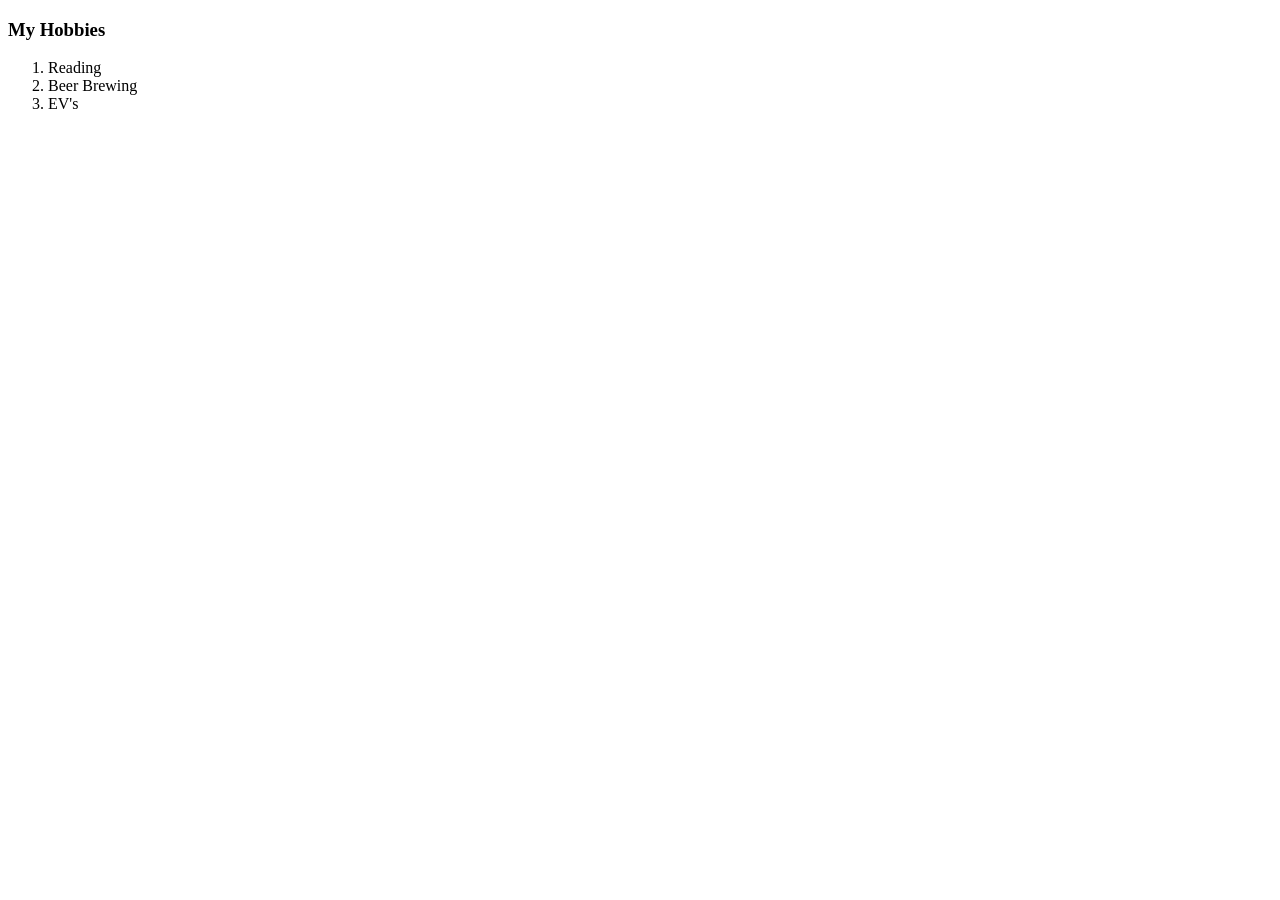
<file: MyHobbies.html>
<!DOCTYPE html>
<html lang="en" dir="ltr">
  <head>
    <meta charset="utf-8">
    <title></title>
  </head>
  <body>
    <h3>My Hobbies</h3>
    <ol>
      <li>Reading</li>
      <li>Beer Brewing</li>
      <li>EV's</li>
    </ol>
  </body>
</html>
</file>
<file: styles.css>
/* =========================================================
   Sascha Meuser — personal site
   Tokens first, then base, then components, then print.
   ========================================================= */

:root {
  /* colour */
  --bg: #f6f7f9;
  --bg-2: #eef1f6;
  --surface: #ffffff;
  --border: #e3e7ee;
  --border-strong: #cfd6e2;
  --text: #11151b;
  --muted: #5a6474;
  --faint: #8b94a3;
  --accent: #2b4fd4;
  --accent-2: #6a4de0;
  --accent-ink: #ffffff;
  --accent-soft: #e9edfc;

  /* shape & depth */
  --radius: 16px;
  --radius-sm: 10px;
  --shadow-sm: 0 1px 2px rgba(17, 21, 27, .05);
  --shadow: 0 1px 2px rgba(17, 21, 27, .04), 0 10px 30px -12px rgba(17, 21, 27, .14);
  --shadow-lg: 0 2px 4px rgba(17, 21, 27, .05), 0 24px 60px -24px rgba(17, 21, 27, .25);
  --ring: 0 0 0 1px var(--border);

  /* type & metrics */
  --sans: "Inter", system-ui, -apple-system, "Segoe UI", Roboto, Helvetica, Arial, sans-serif;
  --serif: "Newsreader", Georgia, "Times New Roman", serif;
  --maxw: 60rem;
  --bar-h: 3.5rem;
}

@media (prefers-color-scheme: dark) {
  :root {
    --bg: #0c0f14;
    --bg-2: #11161d;
    --surface: #141a22;
    --border: #232c38;
    --border-strong: #324051;
    --text: #e9edf3;
    --muted: #9aa5b5;
    --faint: #76818f;
    --accent: #8aa4ff;
    --accent-2: #b296ff;
    --accent-ink: #0c0f14;
    --accent-soft: #1a2334;
    --shadow-sm: 0 1px 2px rgba(0, 0, 0, .5);
    --shadow: 0 1px 2px rgba(0, 0, 0, .5), 0 10px 30px -12px rgba(0, 0, 0, .7);
    --shadow-lg: 0 2px 4px rgba(0, 0, 0, .5), 0 24px 60px -24px rgba(0, 0, 0, .9);
  }
}

/* ---------------- base ---------------- */

*,
*::before,
*::after {
  box-sizing: border-box;
}

html {
  scroll-behavior: smooth;
  scroll-padding-top: calc(var(--bar-h) + 1rem);
  -webkit-text-size-adjust: 100%;
}

body {
  margin: 0;
  background: var(--bg);
  color: var(--text);
  font-family: var(--sans);
  font-size: 16px;
  line-height: 1.65;
  -webkit-font-smoothing: antialiased;
  text-rendering: optimizeLegibility;
}

.wrap {
  max-width: var(--maxw);
  margin-inline: auto;
  padding-inline: 1.5rem;
}

img {
  max-width: 100%;
  height: auto;
}

a {
  color: var(--accent);
  text-underline-offset: .2em;
}

h1,
h2,
h3,
h4 {
  font-weight: 600;
  letter-spacing: -.015em;
  text-wrap: balance;
}

:focus-visible {
  outline: 2px solid var(--accent);
  outline-offset: 3px;
  border-radius: 6px;
}

::selection {
  background: var(--accent);
  color: var(--accent-ink);
}

.skip {
  position: absolute;
  left: -9999px;
}

.skip:focus {
  left: 1rem;
  top: 1rem;
  z-index: 60;
  background: var(--surface);
  padding: .55rem .85rem;
  border-radius: var(--radius-sm);
  box-shadow: var(--shadow);
}

/* ---------------- top bar ---------------- */

.topbar {
  position: sticky;
  top: 0;
  z-index: 50;
  height: var(--bar-h);
  background: color-mix(in srgb, var(--bg) 82%, transparent);
  backdrop-filter: saturate(1.6) blur(12px);
  border-bottom: 1px solid transparent;
  transition: border-color .2s ease, background .2s ease;
}

.topbar.stuck {
  border-bottom-color: var(--border);
}

@supports not (background: color-mix(in srgb, red 50%, blue)) {
  .topbar {
    background: var(--bg);
  }
}

.bar {
  height: 100%;
  display: flex;
  align-items: center;
  gap: 1rem;
}

.brand {
  display: inline-flex;
  align-items: center;
  gap: .55rem;
  font-weight: 700;
  font-size: .95rem;
  color: var(--text);
  text-decoration: none;
  letter-spacing: -.01em;
}

.monogram {
  display: grid;
  place-items: center;
  width: 1.65rem;
  height: 1.65rem;
  border-radius: 8px;
  background: linear-gradient(135deg, var(--accent), var(--accent-2));
  color: var(--accent-ink);
  font-size: .7rem;
  font-weight: 700;
  letter-spacing: 0;
}

.bar nav {
  margin-left: auto;
  display: flex;
  gap: .15rem;
}

.bar nav a {
  padding: .35rem .7rem;
  border-radius: 999px;
  font-size: .88rem;
  font-weight: 500;
  color: var(--muted);
  text-decoration: none;
  transition: color .15s ease, background .15s ease;
}

.bar nav a:hover {
  color: var(--text);
  background: var(--bg-2);
}

.bar nav a.active {
  color: var(--accent);
  background: var(--accent-soft);
}

@media (max-width: 46rem) {
  .bar nav {
    display: none;
  }

  .bar .lang {
    margin-left: auto;
  }
}

/* language switch */

.lang {
  display: inline-flex;
  align-items: center;
  padding: .18rem;
  gap: .1rem;
  border: 1px solid var(--border);
  border-radius: 999px;
  background: var(--surface);
  font-size: .78rem;
  font-weight: 600;
}

.lang a,
.lang strong {
  padding: .15rem .5rem;
  border-radius: 999px;
  text-decoration: none;
  line-height: 1.5;
}

.lang a {
  color: var(--muted);
}

.lang a:hover {
  color: var(--text);
}

.lang strong {
  background: var(--accent);
  color: var(--accent-ink);
  font-weight: 700;
}

/* ---------------- hero ---------------- */

.hero {
  position: relative;
  overflow: hidden;
  background: var(--bg-2);
  border-bottom: 1px solid var(--border);
}

.hero::before,
.hero::after {
  content: "";
  position: absolute;
  border-radius: 50%;
  filter: blur(60px);
  opacity: .5;
  pointer-events: none;
}

.hero::before {
  width: 32rem;
  height: 22rem;
  top: -10rem;
  left: -6rem;
  background: var(--accent);
  opacity: .16;
}

.hero::after {
  width: 26rem;
  height: 18rem;
  bottom: -9rem;
  right: -5rem;
  background: var(--accent-2);
  opacity: .14;
}

.hero-inner {
  position: relative;
  display: grid;
  grid-template-columns: auto 1fr;
  gap: 2.25rem;
  align-items: center;
  padding-block: 3.75rem 3.25rem;
}

.portrait {
  position: relative;
  flex: 0 0 auto;
}

.portrait img {
  display: block;
  width: 10.5rem;
  height: 10.5rem;
  border-radius: 50%;
  object-fit: cover;
  box-shadow: var(--shadow-lg), 0 0 0 1px var(--border);
}

.portrait::after {
  content: "";
  position: absolute;
  inset: -.5rem;
  border-radius: 50%;
  border: 1px solid var(--border-strong);
  opacity: .7;
}

.eyebrow {
  margin: 0;
  font-size: .72rem;
  font-weight: 700;
  letter-spacing: .14em;
  text-transform: uppercase;
  color: var(--faint);
}

h1 {
  margin: .3rem 0 .35rem;
  font-family: var(--serif);
  font-weight: 500;
  font-size: clamp(2.3rem, 7vw, 3.6rem);
  line-height: 1.04;
  letter-spacing: -.025em;
}

.tagline {
  margin: 0 0 1rem;
  font-size: 1.02rem;
  font-weight: 600;
  background: linear-gradient(90deg, var(--accent), var(--accent-2));
  -webkit-background-clip: text;
  background-clip: text;
  color: transparent;
}

@supports not (background-clip: text) {
  .tagline {
    color: var(--accent);
  }
}

.lede {
  margin: 0;
  max-width: 36rem;
  color: var(--muted);
  font-size: 1.02rem;
}

.facts {
  list-style: none;
  margin: 1.5rem 0 0;
  padding: 0;
  display: flex;
  flex-wrap: wrap;
  gap: .5rem 2rem;
}

.facts li {
  display: grid;
  gap: .05rem;
}

.facts b {
  font-family: var(--serif);
  font-size: 1.3rem;
  font-weight: 600;
  letter-spacing: -.02em;
  line-height: 1.2;
}

.facts span {
  font-size: .78rem;
  color: var(--faint);
  letter-spacing: .02em;
}

.actions {
  display: flex;
  flex-wrap: wrap;
  gap: .55rem;
  margin: 1.6rem 0 0;
}

@media (max-width: 42rem) {
  .hero-inner {
    grid-template-columns: 1fr;
    gap: 1.5rem;
    padding-block: 2.75rem 2.5rem;
  }

  .portrait img {
    width: 7.5rem;
    height: 7.5rem;
  }
}

/* ---------------- buttons ---------------- */

.btn {
  display: inline-flex;
  align-items: center;
  gap: .4rem;
  padding: .6rem 1.15rem;
  border: 1px solid var(--border-strong);
  border-radius: 999px;
  background: var(--surface);
  color: var(--text);
  font-size: .92rem;
  font-weight: 600;
  text-decoration: none;
  box-shadow: var(--shadow-sm);
  transition: transform .14s ease, box-shadow .14s ease, border-color .14s ease;
}

.btn:hover {
  transform: translateY(-1.5px);
  box-shadow: var(--shadow);
  border-color: var(--accent);
}

.btn:active {
  transform: translateY(0);
}

.btn svg {
  width: 1.05em;
  height: 1.05em;
  flex: 0 0 auto;
  opacity: .85;
}

.btn:hover svg {
  opacity: 1;
}

.btn-primary {
  border-color: transparent;
  background: linear-gradient(135deg, var(--accent), var(--accent-2));
  color: var(--accent-ink);
}

/* ---------------- sections ---------------- */

main section {
  padding-block: 3.25rem;
  border-bottom: 1px solid var(--border);
}

main section:last-of-type {
  border-bottom: 0;
}

.sec-head {
  display: flex;
  align-items: baseline;
  gap: .9rem;
  margin-bottom: 1.75rem;
}

.sec-head h2 {
  margin: 0;
  font-family: var(--serif);
  font-weight: 500;
  font-size: 1.75rem;
  letter-spacing: -.02em;
}

.sec-head::after {
  content: "";
  flex: 1;
  height: 1px;
  background: linear-gradient(90deg, var(--border), transparent);
}

.sub {
  margin: 2rem 0 .85rem;
  font-size: .72rem;
  font-weight: 700;
  letter-spacing: .13em;
  text-transform: uppercase;
  color: var(--faint);
}

.sub:first-of-type {
  margin-top: 0;
}

/* ---------------- career timeline ---------------- */

.timeline {
  list-style: none;
  margin: 0;
  padding: 0;
  display: grid;
  gap: 1.1rem;
}

.job {
  position: relative;
  background: var(--surface);
  border: 1px solid var(--border);
  border-radius: var(--radius);
  padding: 1.4rem 1.5rem 1.5rem;
  box-shadow: var(--shadow-sm);
}

.job::before {
  content: "";
  position: absolute;
  left: 0;
  top: 1.5rem;
  bottom: 1.5rem;
  width: 3px;
  border-radius: 0 3px 3px 0;
  background: linear-gradient(var(--accent), var(--accent-2));
  opacity: .85;
}

.job-head {
  display: flex;
  flex-wrap: wrap;
  align-items: baseline;
  justify-content: space-between;
  gap: .3rem 1rem;
}

.job h3 {
  margin: 0;
  font-size: 1.12rem;
}

.period {
  font-size: .82rem;
  font-weight: 600;
  color: var(--faint);
  font-variant-numeric: tabular-nums;
  white-space: nowrap;
}

.badge {
  display: inline-block;
  margin-left: .5rem;
  padding: .1rem .5rem;
  border-radius: 999px;
  background: var(--accent-soft);
  color: var(--accent);
  font-size: .68rem;
  font-weight: 700;
  letter-spacing: .06em;
  text-transform: uppercase;
  vertical-align: .15em;
}

.roles {
  list-style: none;
  margin: .7rem 0 0;
  padding: 0;
  display: grid;
  gap: .25rem;
}

.roles li {
  display: flex;
  flex-wrap: wrap;
  gap: 0 .55rem;
  align-items: baseline;
  font-size: .95rem;
}

.roles .role {
  font-weight: 600;
}

.roles .period {
  font-weight: 500;
}

.context {
  margin: .8rem 0 0;
  padding-top: .8rem;
  border-top: 1px dashed var(--border);
  color: var(--muted);
  font-size: .88rem;
}

.context b {
  color: var(--text);
  font-weight: 600;
}

/* project cards */

.projects {
  list-style: none;
  margin: 1.1rem 0 0;
  padding: 0;
  display: grid;
  gap: .7rem;
  grid-template-columns: repeat(auto-fit, minmax(16rem, 1fr));
}

.projects > li {
  display: flex;
  flex-direction: column;
  background: var(--bg-2);
  border: 1px solid var(--border);
  border-radius: var(--radius-sm);
  padding: .9rem 1rem 1rem;
  transition: transform .14s ease, box-shadow .14s ease, border-color .14s ease;
}

.projects > li:hover {
  transform: translateY(-2px);
  border-color: var(--border-strong);
  box-shadow: var(--shadow);
}

.projects h4 {
  margin: 0;
  font-size: .98rem;
  line-height: 1.35;
}

.projects .client {
  display: block;
  margin-top: .12rem;
  font-size: .78rem;
  font-weight: 500;
  color: var(--faint);
}

.projects p {
  margin: .5rem 0 0;
  font-size: .88rem;
  color: var(--muted);
}

.chips {
  list-style: none;
  display: flex;
  flex-wrap: wrap;
  gap: .3rem;
  margin: .75rem 0 0;
  padding: 0;
}

.chips li {
  padding: .12rem .5rem;
  border: 1px solid var(--border);
  border-radius: 6px;
  background: var(--surface);
  font-size: .74rem;
  font-weight: 500;
  color: var(--muted);
  white-space: nowrap;
}

/* ---------------- skills ---------------- */

.skills {
  list-style: none;
  margin: 0;
  padding: 0;
  display: grid;
  gap: .95rem;
}

.skills li {
  display: grid;
  grid-template-columns: minmax(8rem, 14rem) 1fr auto;
  gap: 1rem;
  align-items: center;
}

.skill-name {
  font-weight: 600;
  font-size: .95rem;
}

.skill-lvl {
  font-variant-numeric: tabular-nums;
  font-size: .8rem;
  font-weight: 600;
  color: var(--faint);
}

.meter {
  display: block;
  height: 7px;
  background: var(--bg-2);
  border-radius: 999px;
  box-shadow: inset var(--ring);
  overflow: hidden;
}

.meter i {
  display: block;
  width: var(--lvl, 0%);
  height: 100%;
  border-radius: inherit;
  background: linear-gradient(90deg, var(--accent), var(--accent-2));
}

@media (max-width: 32rem) {
  .skills li {
    grid-template-columns: 1fr auto;
  }

  .meter {
    grid-column: 1 / -1;
  }
}

/* ---------------- tags ---------------- */

.tags {
  list-style: none;
  display: flex;
  flex-wrap: wrap;
  gap: .4rem;
  margin: 0;
  padding: 0;
}

.tags li {
  padding: .33rem .8rem;
  border: 1px solid var(--border);
  border-radius: 999px;
  background: var(--surface);
  font-size: .87rem;
  box-shadow: var(--shadow-sm);
}

/* ---------------- education ---------------- */

.edu {
  list-style: none;
  margin: 0;
  padding: 0 0 0 1.5rem;
  border-left: 2px solid var(--border);
  display: grid;
  gap: 1.5rem;
}

.edu li {
  position: relative;
}

.edu li::before {
  content: "";
  position: absolute;
  left: calc(-1.5rem - 7px);
  top: .5rem;
  width: 11px;
  height: 11px;
  border-radius: 50%;
  background: var(--surface);
  border: 2px solid var(--accent);
}

.edu h3 {
  margin: 0;
  font-size: 1rem;
}

.edu p {
  margin: .2rem 0 0;
  font-size: .89rem;
  color: var(--muted);
}

/* ---------------- contact ---------------- */

.card-note {
  background: var(--surface);
  border: 1px solid var(--border);
  border-radius: var(--radius);
  padding: 1.5rem;
  box-shadow: var(--shadow-sm);
}

.card-note h3 {
  margin: 0 0 .7rem;
  font-size: 1.12rem;
}

.card-note p {
  margin: 0;
  max-width: 42rem;
  color: var(--muted);
}

.card-note p + p {
  margin-top: .8rem;
}

.card-note .tags {
  margin-top: 1.2rem;
}

.card-note .tags li {
  background: var(--bg-2);
}

/* accent rail, matching the career cards */
.card-accent {
  position: relative;
  overflow: hidden;
}

.card-accent::before {
  content: "";
  position: absolute;
  left: 0;
  top: 1.5rem;
  bottom: 1.5rem;
  width: 3px;
  border-radius: 0 3px 3px 0;
  background: linear-gradient(var(--accent), var(--accent-2));
  opacity: .85;
}

/* ---------------- footer ---------------- */

footer {
  padding-block: 2.25rem 3.25rem;
  color: var(--faint);
  font-size: .85rem;
  display: flex;
  flex-wrap: wrap;
  gap: .4rem 1.25rem;
  justify-content: space-between;
}

footer p {
  margin: 0;
}

footer a {
  color: var(--muted);
}

/* ---------------- reveal on scroll ---------------- */

.reveal {
  opacity: 0;
  transform: translateY(14px);
  transition: opacity .55s ease, transform .55s ease;
}

.reveal.in {
  opacity: 1;
  transform: none;
}

@media (prefers-reduced-motion: reduce) {
  html {
    scroll-behavior: auto;
  }

  * {
    transition: none !important;
    animation: none !important;
  }

  .reveal {
    opacity: 1;
    transform: none;
  }
}

/* ---------------- print ---------------- */

@media print {
  :root {
    --bg: #fff;
    --bg-2: #fff;
    --surface: #fff;
    --text: #000;
    --muted: #333;
    --faint: #555;
    --border: #bbb;
    --border-strong: #999;
    --shadow: none;
    --shadow-sm: none;
    --shadow-lg: none;
  }

  .topbar,
  .actions,
  .skip,
  .hero::before,
  .hero::after {
    display: none !important;
  }

  body {
    font-size: 11pt;
  }

  .hero,
  main section {
    border: 0;
    padding-block: .75rem;
  }

  .job,
  .projects > li,
  .card-note {
    break-inside: avoid;
  }

  .projects {
    grid-template-columns: 1fr 1fr;
  }

  .reveal {
    opacity: 1;
    transform: none;
  }

  a[href^="http"]::after {
    content: " (" attr(href) ")";
    font-size: .8em;
    color: #555;
  }
}
</file>
